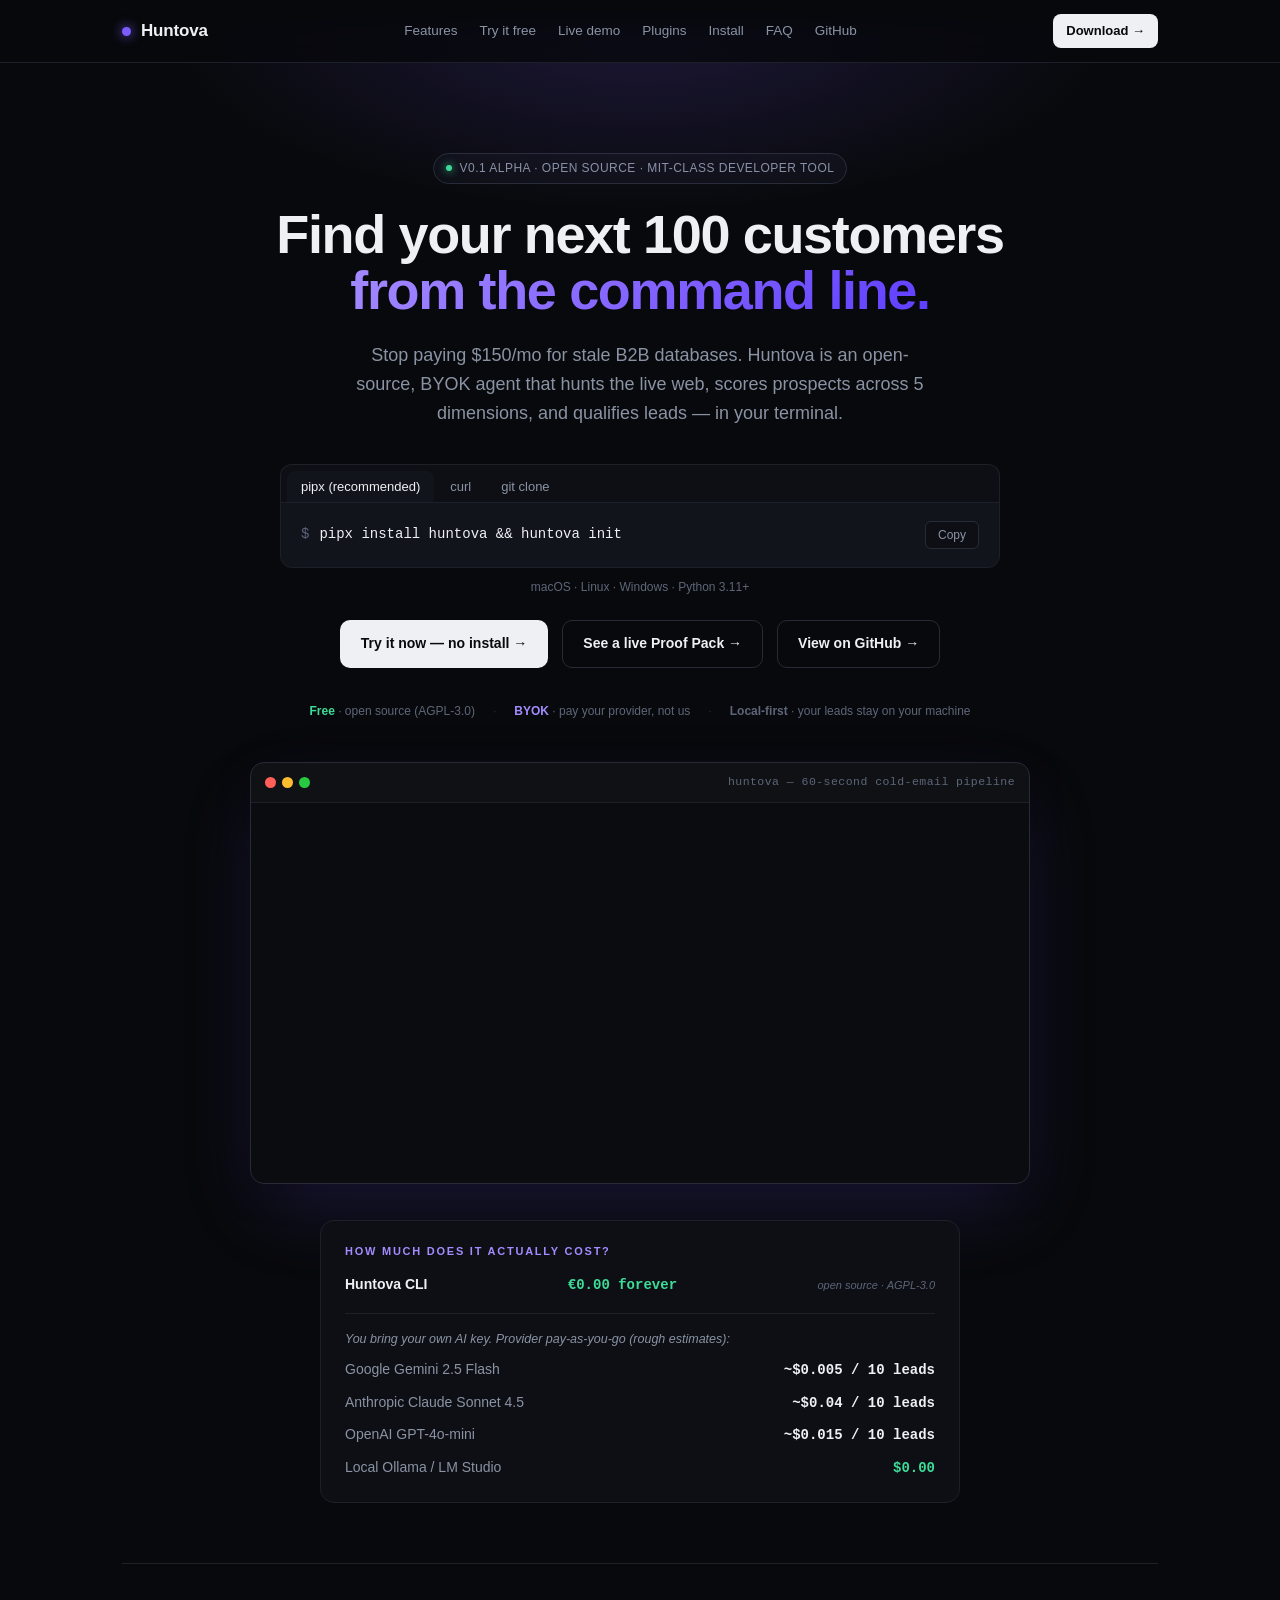
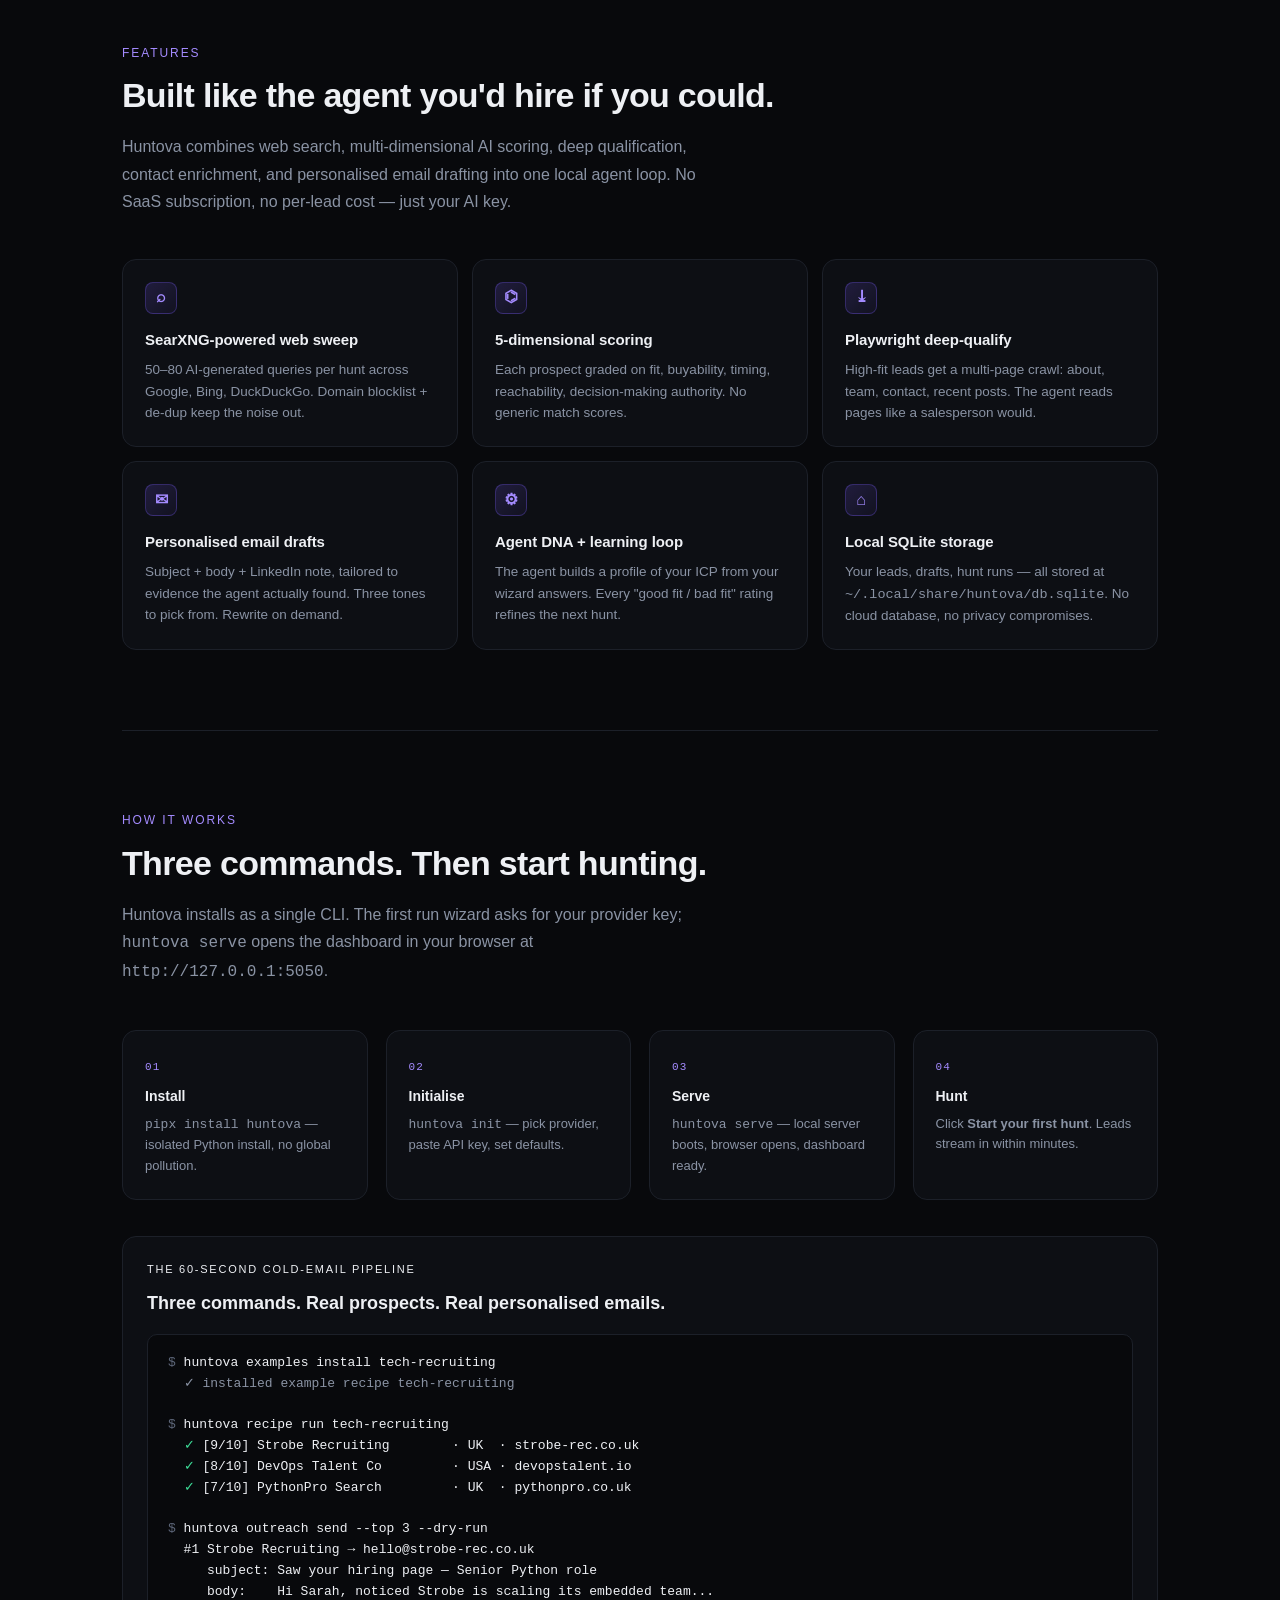
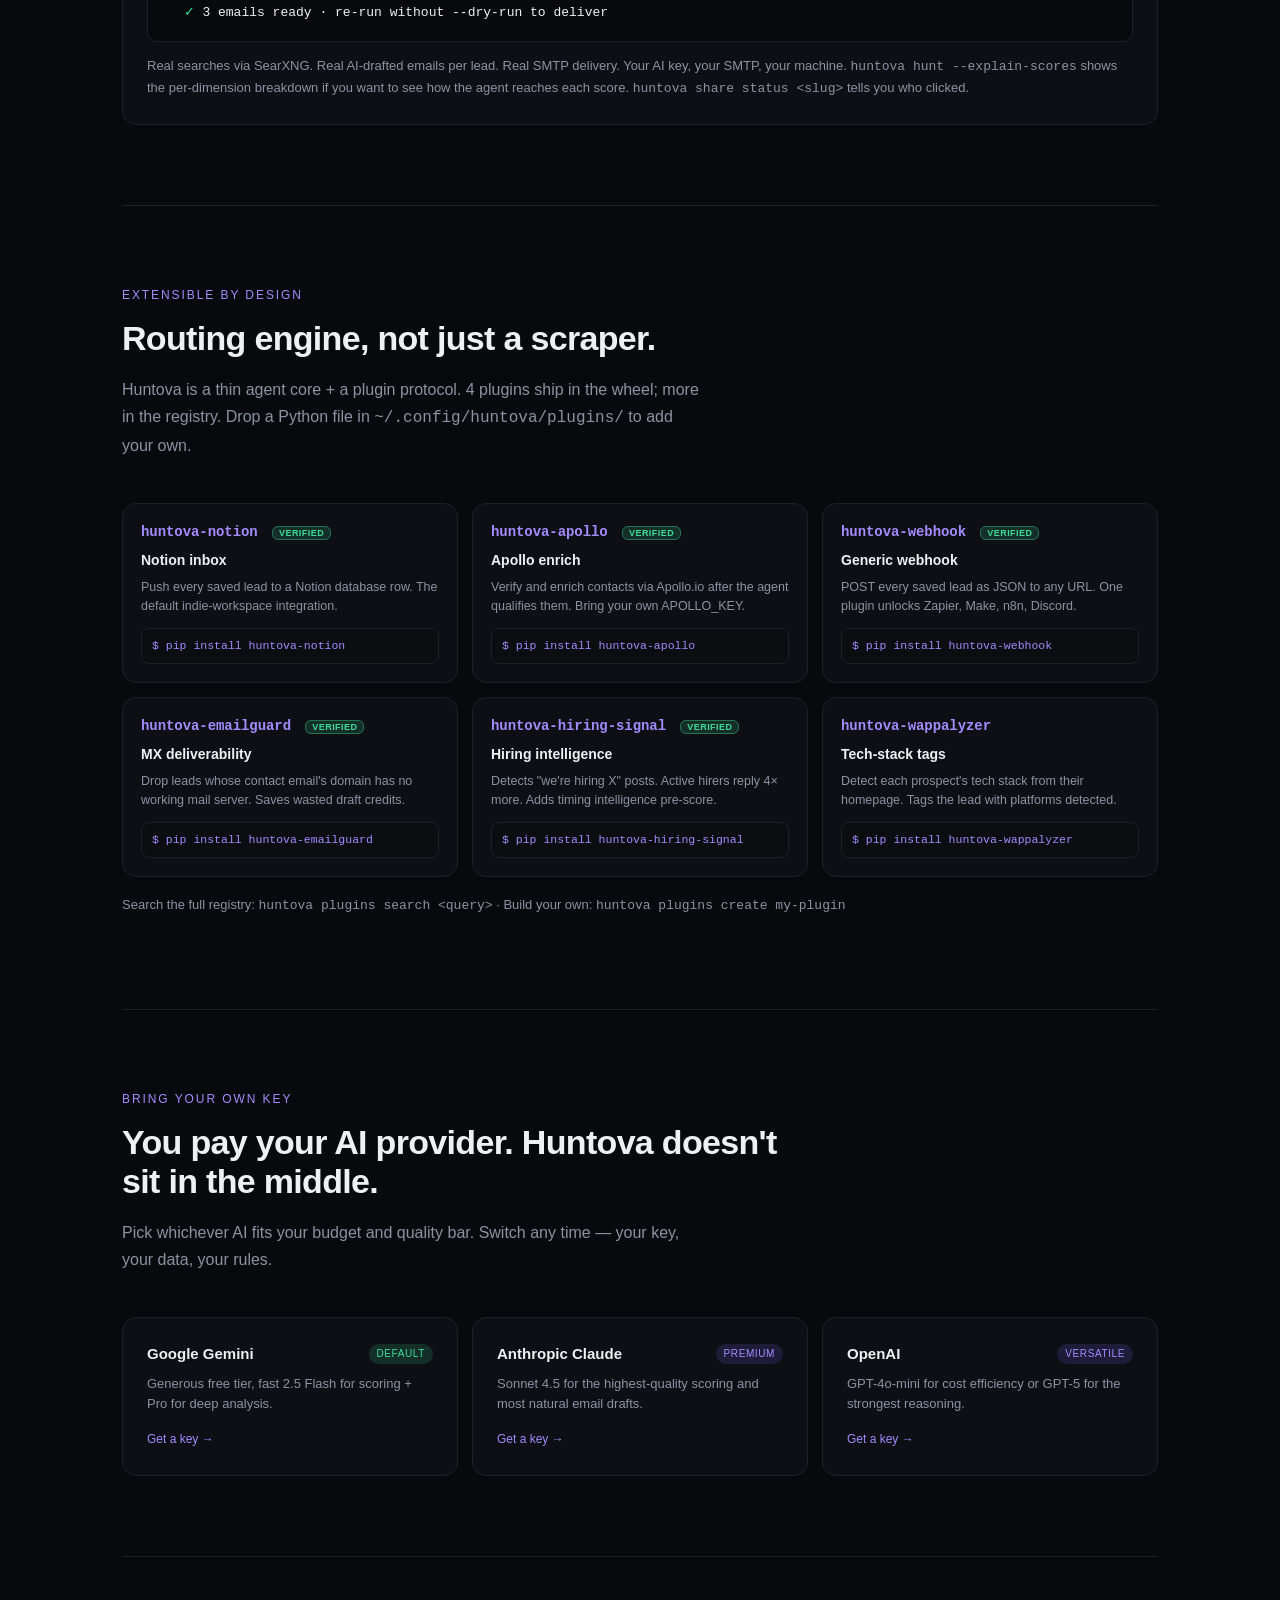
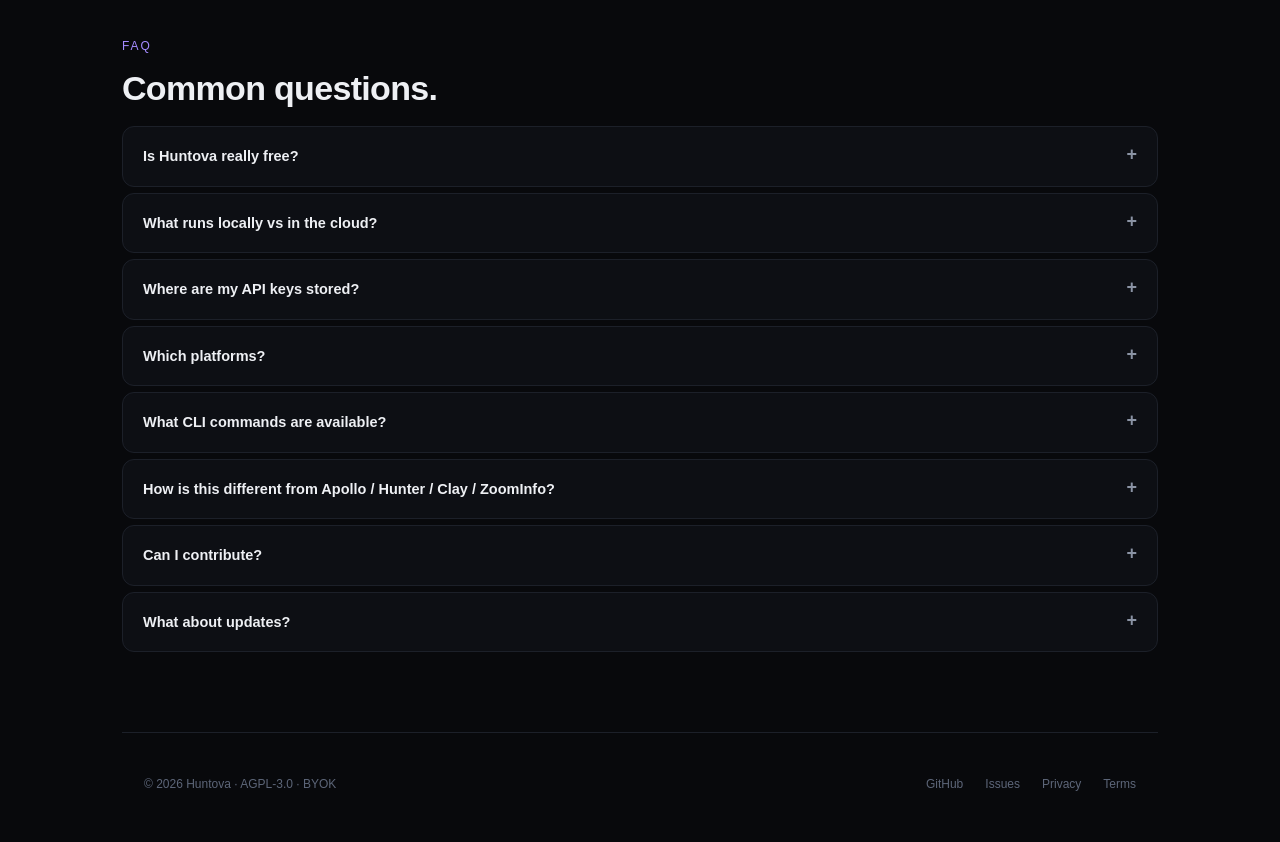
<file: templates/download.html>
<!doctype html>
<html lang="en">
<head>
<meta charset="utf-8">
<meta name="viewport" content="width=device-width,initial-scale=1">
<title>Huntova — Local-first lead-gen super-tool. BYOK.</title>
<meta name="description" content="Run an AI agent on your terminal. Search, score, qualify, and draft outreach for B2B prospects — all locally. Bring your own Gemini, Claude, or OpenAI key.">
<meta property="og:title" content="Huntova — Local-first lead-gen super-tool">
<meta property="og:description" content="Run an AI agent on your terminal. BYOK. Open source. No subscription.">
<meta property="og:type" content="website">
<meta name="twitter:card" content="summary_large_image">
<style>
  :root{
    --bg:#08090c;
    --bg2:#0d0f14;
    --panel:#11141a;
    --line:#1c2029;
    --line2:#272b35;
    --ink:#eef0f4;
    --mute:#8a93a4;
    --dim:#5d6679;
    --acc:#7c5cff;
    --acc2:#a48bff;
    --green:#3ddc97;
    --orange:#f6b352;
  }
  *{box-sizing:border-box}
  html,body{margin:0;padding:0;background:var(--bg);color:var(--ink);font-family:-apple-system,BlinkMacSystemFont,Inter,'Segoe UI',Helvetica,Arial,sans-serif;line-height:1.55;-webkit-font-smoothing:antialiased}
  a{color:inherit;text-decoration:none}
  a.link{color:var(--acc2);border-bottom:1px solid rgba(124,92,255,.3)}
  a.link:hover{border-bottom-color:var(--acc2)}
  code,pre{font-family:ui-monospace,'SF Mono','Cascadia Mono','JetBrains Mono',Consolas,monospace}
  ::selection{background:rgba(124,92,255,.35)}

  .nav{position:sticky;top:0;z-index:50;background:rgba(8,9,12,.85);backdrop-filter:saturate(150%) blur(10px);border-bottom:1px solid var(--line)}
  .nav-inner{max-width:1080px;margin:0 auto;padding:14px 22px;display:flex;align-items:center;justify-content:space-between;gap:18px}
  .brand{display:flex;align-items:center;gap:10px;font-weight:700;letter-spacing:-.01em;font-size:17px}
  .brand-dot{width:9px;height:9px;border-radius:50%;background:var(--acc);box-shadow:0 0 12px var(--acc)}
  .nav-links{display:flex;gap:22px;font-size:13.5px;color:var(--mute)}
  .nav-links a:hover{color:var(--ink)}
  .nav-cta{display:inline-flex;align-items:center;gap:6px;padding:7px 13px;background:var(--ink);color:var(--bg);border-radius:8px;font-weight:600;font-size:13px}
  .nav-cta:hover{filter:brightness(.92)}

  main{max-width:1080px;margin:0 auto;padding:0 22px}

  .hero{padding:90px 0 60px;text-align:center;position:relative}
  .hero::before{content:'';position:absolute;inset:-40px 0 0 0;background:radial-gradient(800px 320px at 50% 0, rgba(124,92,255,.18), transparent 60%);pointer-events:none}
  .kicker{display:inline-flex;align-items:center;gap:8px;padding:5px 12px;border:1px solid var(--line2);border-radius:999px;font-size:12px;color:var(--mute);letter-spacing:.04em;text-transform:uppercase;margin-bottom:22px;background:var(--bg2)}
  .kicker .pip{width:6px;height:6px;border-radius:50%;background:var(--green);box-shadow:0 0 8px var(--green)}
  h1{font-size:54px;line-height:1.05;letter-spacing:-.025em;margin:0 auto 22px;max-width:760px;font-weight:700}
  h1 .gradient{background:linear-gradient(135deg,#a48bff 0%,#7c5cff 60%,#5e3eff 100%);-webkit-background-clip:text;background-clip:text;color:transparent}
  .lede{font-size:18px;color:var(--mute);max-width:580px;margin:0 auto 36px;line-height:1.6}
  .hero-cta{display:flex;gap:14px;justify-content:center;flex-wrap:wrap}
  .btn{display:inline-flex;align-items:center;gap:8px;padding:12px 20px;border-radius:10px;font-weight:600;font-size:14px;border:1px solid transparent;cursor:pointer;transition:all .15s}
  .btn-primary{background:var(--ink);color:var(--bg)}
  .btn-primary:hover{filter:brightness(.9);transform:translateY(-1px)}
  .btn-ghost{background:transparent;color:var(--ink);border-color:var(--line2)}
  .btn-ghost:hover{border-color:var(--ink);background:rgba(255,255,255,.03)}
  .hero-meta{margin-top:34px;font-size:12px;color:var(--dim);display:flex;gap:18px;justify-content:center;flex-wrap:wrap}
  .hero-meta span::before{content:'·';margin-right:18px;color:var(--line2)}
  .hero-meta span:first-child::before{content:'';margin:0}

  /* install card */
  .install{margin:14px auto 0;max-width:720px}
  .install-tabs{display:flex;gap:2px;background:var(--bg2);border:1px solid var(--line);border-bottom:none;border-radius:12px 12px 0 0;padding:6px 6px 0;overflow:hidden}
  .install-tab{padding:8px 14px;font-size:13px;border:none;background:transparent;color:var(--mute);cursor:pointer;border-radius:8px 8px 0 0;font-family:inherit}
  .install-tab.on{background:var(--panel);color:var(--ink)}
  .install-pre{background:var(--panel);border:1px solid var(--line);border-radius:0 0 12px 12px;margin:0;padding:18px 20px;text-align:left;display:flex;align-items:center;justify-content:space-between;gap:14px;overflow-x:auto}
  .install-pre code{font-size:14px;color:var(--ink);white-space:nowrap}
  .install-pre code .prompt{color:var(--dim);user-select:none;margin-right:10px}
  .install-copy{flex-shrink:0;padding:6px 12px;font-size:12px;background:var(--bg2);color:var(--mute);border:1px solid var(--line2);border-radius:6px;cursor:pointer;font-family:inherit}
  .install-copy:hover{color:var(--ink);border-color:var(--ink)}
  .install-copy.copied{color:var(--green);border-color:var(--green)}
  .install-hint{margin-top:10px;font-size:12px;color:var(--dim);text-align:center}

  /* sections */
  section{padding:80px 0;border-top:1px solid var(--line)}
  .section-eyebrow{font-size:12px;letter-spacing:.16em;text-transform:uppercase;color:var(--acc2);margin-bottom:14px}
  h2{font-size:34px;line-height:1.15;letter-spacing:-.02em;margin:0 0 18px;font-weight:700;max-width:680px}
  .section-lede{font-size:16px;color:var(--mute);max-width:580px;line-height:1.7;margin:0 0 44px}

  /* feature grid */
  .feature-grid{display:grid;grid-template-columns:1fr;gap:14px}
  @media(min-width:760px){.feature-grid{grid-template-columns:1fr 1fr}}
  @media(min-width:980px){.feature-grid{grid-template-columns:1fr 1fr 1fr}}
  .feature{padding:22px;background:var(--bg2);border:1px solid var(--line);border-radius:14px;transition:border-color .15s,transform .15s}
  .feature:hover{border-color:var(--line2);transform:translateY(-2px)}
  .feature-icon{width:32px;height:32px;border-radius:8px;background:linear-gradient(135deg,rgba(124,92,255,.18),rgba(124,92,255,.05));border:1px solid rgba(124,92,255,.3);display:grid;place-items:center;margin-bottom:14px;color:var(--acc2);font-size:16px;font-weight:700}
  .feature h3{margin:0 0 8px;font-size:15px;font-weight:600;letter-spacing:-.005em}
  .feature p{margin:0;font-size:13.5px;color:var(--mute);line-height:1.6}

  /* how it works */
  .steps{display:grid;grid-template-columns:1fr;gap:0;counter-reset:step}
  @media(min-width:780px){.steps{grid-template-columns:repeat(4,1fr);gap:18px}}
  .step{counter-increment:step;padding:22px;background:var(--bg2);border:1px solid var(--line);border-radius:14px;position:relative}
  .step::before{content:counter(step,decimal-leading-zero);font-family:ui-monospace,monospace;font-size:11px;color:var(--acc2);letter-spacing:.1em}
  .step h3{margin:8px 0 6px;font-size:14px;font-weight:600}
  .step p{margin:0;font-size:13px;color:var(--mute);line-height:1.6}

  /* providers row */
  .providers{display:grid;grid-template-columns:1fr;gap:14px}
  @media(min-width:760px){.providers{grid-template-columns:1fr 1fr 1fr}}
  .provider{padding:24px;background:var(--bg2);border:1px solid var(--line);border-radius:14px}
  .provider-row{display:flex;justify-content:space-between;align-items:center;margin-bottom:8px}
  .provider h3{margin:0;font-size:15px;font-weight:600}
  .provider .tag{font-size:10px;padding:2px 8px;border-radius:999px;background:rgba(124,92,255,.16);color:var(--acc2);letter-spacing:.06em;text-transform:uppercase}
  .provider .tag.recommended{background:rgba(61,220,151,.15);color:var(--green)}
  .provider p{margin:6px 0 12px;font-size:13px;color:var(--mute);line-height:1.55}
  .provider a{font-size:12px;color:var(--acc2)}
  .provider a:hover{text-decoration:underline}

  /* faq */
  .faq{display:grid;grid-template-columns:1fr;gap:6px}
  details{padding:18px 20px;background:var(--bg2);border:1px solid var(--line);border-radius:12px;cursor:pointer}
  details[open]{border-color:var(--line2)}
  summary{font-weight:600;font-size:14.5px;list-style:none;outline:none}
  summary::-webkit-details-marker{display:none}
  summary::after{content:'+';float:right;color:var(--mute);font-size:18px;line-height:1;transition:transform .15s}
  details[open] summary::after{transform:rotate(45deg)}
  details p{margin:14px 0 0;color:var(--mute);font-size:13.5px;line-height:1.7}
  details code{background:var(--panel);padding:2px 6px;border-radius:4px;font-size:12.5px;color:var(--ink)}

  /* footer */
  footer{border-top:1px solid var(--line);padding:42px 0 64px;color:var(--dim);font-size:12px}
  .foot-inner{display:flex;justify-content:space-between;flex-wrap:wrap;gap:16px;align-items:center}
  .foot-links{display:flex;gap:22px}
  .foot-links a:hover{color:var(--ink)}

  /* utilities */
  .accent{color:var(--acc2)}
  .green{color:var(--green)}

  /* Cost-transparency block (Gemini round-70 #1 change) */
  .cost-block{margin:36px auto 0;max-width:640px;text-align:left;background:var(--bg2);border:1px solid var(--line);border-radius:14px;padding:22px 24px}
  .cost-eyebrow{margin:0 0 14px;color:var(--acc2);font-size:11px;letter-spacing:.16em;text-transform:uppercase;font-weight:600}
  .cost-row{display:flex;flex-direction:column;gap:10px}
  .cost-line{display:flex;align-items:baseline;justify-content:space-between;gap:14px;font-size:14px;flex-wrap:wrap}
  .cost-line strong{color:var(--ink);font-weight:600}
  .cost-line span:first-child{color:var(--mute)}
  .cost-amount{font-family:ui-monospace,monospace;color:var(--ink);font-weight:600}
  .cost-zero{color:var(--green)}
  .cost-tag{font-size:11px;color:var(--dim);font-style:italic}
  .cost-divider{height:1px;background:var(--line);margin:6px 0}
  .cost-sub{color:var(--mute);font-size:12.5px;font-style:italic}

  /* Plugin grid (Gemini round-70 D + Kimi round-69 commission shortlist) */
  .plugin-grid{display:grid;grid-template-columns:1fr;gap:14px;margin-top:40px}
  @media(min-width:760px){.plugin-grid{grid-template-columns:1fr 1fr 1fr}}
  .plug-card{background:var(--bg2);border:1px solid var(--line);border-radius:14px;padding:18px;transition:border-color .15s,transform .15s}
  .plug-card:hover{border-color:var(--line2);transform:translateY(-2px)}
  .plug-card-name{font-family:ui-monospace,monospace;color:var(--acc2);font-weight:600;font-size:14px;letter-spacing:-.005em;margin-bottom:6px}
  .plug-card-name .badge-verified{background:rgba(61,220,151,.15);color:#3ddc97;border:1px solid rgba(61,220,151,.4);padding:1px 6px;border-radius:6px;font-size:9px;letter-spacing:.05em;margin-left:6px;font-family:-apple-system,BlinkMacSystemFont,Inter,sans-serif;text-transform:uppercase}
  .plug-card h3{margin:0 0 6px;font-size:14px;font-weight:600}
  .plug-card p{margin:0 0 12px;font-size:12.5px;color:var(--mute);line-height:1.55}
  .plug-card pre{margin:0;padding:8px 10px;background:#0b0d10;border:1px solid var(--line);border-radius:8px;font-family:ui-monospace,monospace;font-size:11.5px;color:#a48bff;overflow-x:auto}

  /* Log-flex social proof block */
  .logs-block{margin-top:42px;padding:22px 24px;background:var(--bg2);border:1px solid var(--line);border-radius:14px}
  .logs-eyebrow{margin:0 0 12px;color:var(--mute);font-size:12px;letter-spacing:.04em;font-style:italic}
  .logs-line{display:flex;align-items:baseline;justify-content:space-between;gap:14px;padding:9px 0;border-top:1px solid var(--line);font-size:13px;flex-wrap:wrap}
  .logs-line:first-of-type{border-top:none}
  .logs-line a{color:var(--acc2);text-decoration:none;font-weight:500}
  .logs-line a:hover{text-decoration:underline}
  .logs-meta{font-family:ui-monospace,monospace;color:var(--mute);font-size:11.5px}

  /* Animated hero terminal — OpenClaw-style demo loop */
  .hero-term{margin:42px auto 12px;max-width:780px;background:#0a0c10;border:1px solid var(--line2);border-radius:14px;box-shadow:0 30px 80px -10px rgba(124,92,255,.18),0 10px 30px rgba(0,0,0,.4);overflow:hidden;text-align:left;font-family:ui-monospace,'SF Mono','Cascadia Mono',monospace;font-size:13.5px;line-height:1.6}
  .hero-term-bar{display:flex;align-items:center;gap:6px;padding:10px 14px;border-bottom:1px solid var(--line);background:rgba(255,255,255,.02)}
  .hero-term-dot{width:11px;height:11px;border-radius:50%;background:#3a3e48}
  .hero-term-dot.r{background:#ff5f57}
  .hero-term-dot.y{background:#febc2e}
  .hero-term-dot.g{background:#28c840}
  .hero-term-title{margin-left:auto;color:var(--dim);font-size:11.5px;letter-spacing:.04em}
  .hero-term-body{padding:18px 22px 22px;color:#dfe3eb;min-height:380px}
  .hero-term-prompt{color:#5d6679;margin-right:6px;user-select:none}
  .hero-term-cmd{color:#cbb9ff}
  .hero-term-cmd .accent{color:#a48bff}
  .hero-term-line{opacity:0;animation:termLine 12s infinite cubic-bezier(.5,0,.4,1)}
  .hero-term-line.dim{color:var(--mute)}
  .hero-term-line.ok{color:#dfe3eb}
  .hero-term-line .lead-fit{color:#3ddc97;font-weight:600}
  .hero-term-line .lead-org{color:#dfe3eb;font-weight:600}
  .hero-term-line .lead-meta{color:var(--mute)}
  /* Stagger reveal: each line starts at offset, holds, then fades on next loop */
  .hero-term-line.l0{animation-delay:0s}
  .hero-term-line.l1{animation-delay:.5s}
  .hero-term-line.l2{animation-delay:1.1s}
  .hero-term-line.l3{animation-delay:1.7s}
  .hero-term-line.l4{animation-delay:2.4s}
  .hero-term-line.l5{animation-delay:3.2s}
  .hero-term-line.l6{animation-delay:4.1s}
  .hero-term-line.l7{animation-delay:5.0s}
  .hero-term-line.l8{animation-delay:5.9s}
  .hero-term-line.l9{animation-delay:6.7s}
  .hero-term-line.l10{animation-delay:7.5s}
  .hero-term-line.l11{animation-delay:8.3s}
  .hero-term-line.l12{animation-delay:9.0s}
  @keyframes termLine{
    0%, 4%   { opacity: 0; transform: translateY(2px); }
    7%       { opacity: 1; transform: translateY(0); }
    93%      { opacity: 1; }
    97%, 100%{ opacity: 0; }
  }
  .hero-term-cursor{display:inline-block;width:8px;height:14px;background:#a48bff;vertical-align:-2px;animation:cursorBlink 1.1s steps(2) infinite;margin-left:2px}
  @keyframes cursorBlink{0%,49%{opacity:1}50%,100%{opacity:0}}
  @media(prefers-reduced-motion:reduce){
    .hero-term-line{animation:none;opacity:1}
    .hero-term-cursor{animation:none}
  }
  @media(max-width:680px){
    .hero-term-body{font-size:11.5px;padding:14px 16px;min-height:320px}
  }
</style>
</head>
<body>

<nav class="nav">
  <div class="nav-inner">
    <a class="brand" href="/">
      <span class="brand-dot"></span>
      <span>Huntova</span>
    </a>
    <div class="nav-links">
      <a href="#features">Features</a>
      <a href="/try">Try it free</a>
      <a href="/demo">Live demo</a>
      <a href="/plugins">Plugins</a>
      <a href="#install">Install</a>
      <a href="#faq">FAQ</a>
      <a href="https://github.com/enzostrano/huntova" target="_blank" rel="noopener">GitHub</a>
    </div>
    <a class="nav-cta" href="#install">Download →</a>
  </div>
</nav>

<main>

<section class="hero" style="border:none;padding-top:90px">
  <div class="kicker"><span class="pip"></span> v0.1 alpha · open source · MIT-class developer tool</div>
  <h1>Find your next 100 customers<br><span class="gradient">from the command line.</span></h1>
  <p class="lede">Stop paying $150/mo for stale B2B databases. Huntova is an open-source, BYOK agent that hunts the live web, scores prospects across 5 dimensions, and qualifies leads — in your terminal.</p>

  <!-- Install command FIRST (per Gemini round-70: action before proof) -->
  <div class="install" id="install" style="margin-top:34px">
    <div class="install-tabs">
      <button class="install-tab on" data-cmd="pipx">pipx (recommended)</button>
      <button class="install-tab" data-cmd="curl">curl</button>
      <button class="install-tab" data-cmd="git">git clone</button>
    </div>
    <div class="install-pre">
      <code id="installCode"><span class="prompt">$</span><span id="installCmd">pipx install huntova &amp;&amp; huntova init</span></code>
      <button class="install-copy" id="installCopy" type="button">Copy</button>
    </div>
    <p class="install-hint">macOS · Linux · Windows · Python 3.11+</p>
  </div>

  <div class="hero-cta" style="margin-top:24px">
    <a class="btn btn-primary" href="/try">Try it now — no install →</a>
    <a class="btn btn-ghost" href="/demo">See a live Proof Pack →</a>
    <a class="btn btn-ghost" href="https://github.com/enzostrano/huntova" target="_blank" rel="noopener">View on GitHub →</a>
  </div>
  <div class="hero-meta">
    <span><strong class="green">Free</strong> · open source (AGPL-3.0)</span>
    <span><strong class="accent">BYOK</strong> · pay your provider, not us</span>
    <span><strong>Local-first</strong> · your leads stay on your machine</span>
  </div>

  <!-- Animated terminal — full 60-sec pipeline: examples → run → outreach -->
  <div class="hero-term" aria-label="60-second cold-email pipeline demo">
    <div class="hero-term-bar">
      <span class="hero-term-dot r"></span>
      <span class="hero-term-dot y"></span>
      <span class="hero-term-dot g"></span>
      <span class="hero-term-title">huntova — 60-second cold-email pipeline</span>
    </div>
    <div class="hero-term-body">
      <div class="hero-term-line ok l0"><span class="hero-term-prompt">$</span><span class="hero-term-cmd">huntova examples install <span class="accent">tech-recruiting</span></span></div>
      <div class="hero-term-line dim l1">  ✓ installed example recipe tech-recruiting</div>
      <div class="hero-term-line ok l2"><span class="hero-term-prompt">$</span><span class="hero-term-cmd">huntova recipe run <span class="accent">tech-recruiting</span></span></div>
      <div class="hero-term-line dim l3">  · Scoring 22 candidates with Gemini 2.5 Flash</div>
      <div class="hero-term-line ok l4">  <span class="lead-fit">✓ [9/10]</span> <span class="lead-org">Strobe Recruiting</span> <span class="lead-meta">· UK · strobe-rec.co.uk</span></div>
      <div class="hero-term-line ok l5">  <span class="lead-fit">✓ [8/10]</span> <span class="lead-org">DevOps Talent Co</span> <span class="lead-meta">· USA · devopstalent.io</span></div>
      <div class="hero-term-line ok l6">  <span class="lead-fit">✓ [7/10]</span> <span class="lead-org">PythonPro Search</span> <span class="lead-meta">· UK · pythonpro.co.uk</span></div>
      <div class="hero-term-line ok l7"><span class="hero-term-prompt">$</span><span class="hero-term-cmd">huntova outreach send <span class="accent">--top 3 --dry-run</span></span></div>
      <div class="hero-term-line dim l8">  #1 Strobe Recruiting → hello@strobe-rec.co.uk</div>
      <div class="hero-term-line dim l9">    subject: Saw your hiring page — Senior Python role</div>
      <div class="hero-term-line dim l10">    body: Hi Sarah, noticed Strobe is scaling its embedded team...</div>
      <div class="hero-term-line ok l11">  ✓ 3 emails ready · re-run without --dry-run to deliver</div>
      <div class="hero-term-line ok l12"><span class="hero-term-prompt">$</span> <span class="hero-term-cursor"></span></div>
    </div>
  </div>

  <!-- Cost transparency — Gemini round-70 #1 change. Devs' #1 mental
       blocker for free AI tools is "wait, who's paying for compute?" -->
  <div class="cost-block">
    <p class="cost-eyebrow">How much does it actually cost?</p>
    <div class="cost-row">
      <div class="cost-line"><strong>Huntova CLI</strong><span class="cost-amount cost-zero">€0.00 forever</span><span class="cost-tag">open source · AGPL-3.0</span></div>
      <div class="cost-divider"></div>
      <div class="cost-sub">You bring your own AI key. Provider pay-as-you-go (rough estimates):</div>
      <div class="cost-line"><span>Google Gemini 2.5 Flash</span><span class="cost-amount">~$0.005 / 10 leads</span></div>
      <div class="cost-line"><span>Anthropic Claude Sonnet 4.5</span><span class="cost-amount">~$0.04 / 10 leads</span></div>
      <div class="cost-line"><span>OpenAI GPT-4o-mini</span><span class="cost-amount">~$0.015 / 10 leads</span></div>
      <div class="cost-line"><span>Local Ollama / LM Studio</span><span class="cost-amount cost-zero">$0.00</span></div>
    </div>
  </div>
</section>

<section id="features">
  <div class="section-eyebrow">Features</div>
  <h2>Built like the agent you'd hire if you could.</h2>
  <p class="section-lede">Huntova combines web search, multi-dimensional AI scoring, deep qualification, contact enrichment, and personalised email drafting into one local agent loop. No SaaS subscription, no per-lead cost — just your AI key.</p>

  <div class="feature-grid">
    <div class="feature">
      <div class="feature-icon">⌕</div>
      <h3>SearXNG-powered web sweep</h3>
      <p>50–80 AI-generated queries per hunt across Google, Bing, DuckDuckGo. Domain blocklist + de-dup keep the noise out.</p>
    </div>
    <div class="feature">
      <div class="feature-icon">⌬</div>
      <h3>5-dimensional scoring</h3>
      <p>Each prospect graded on fit, buyability, timing, reachability, decision-making authority. No generic match scores.</p>
    </div>
    <div class="feature">
      <div class="feature-icon">⤓</div>
      <h3>Playwright deep-qualify</h3>
      <p>High-fit leads get a multi-page crawl: about, team, contact, recent posts. The agent reads pages like a salesperson would.</p>
    </div>
    <div class="feature">
      <div class="feature-icon">✉</div>
      <h3>Personalised email drafts</h3>
      <p>Subject + body + LinkedIn note, tailored to evidence the agent actually found. Three tones to pick from. Rewrite on demand.</p>
    </div>
    <div class="feature">
      <div class="feature-icon">⚙</div>
      <h3>Agent DNA + learning loop</h3>
      <p>The agent builds a profile of your ICP from your wizard answers. Every "good fit / bad fit" rating refines the next hunt.</p>
    </div>
    <div class="feature">
      <div class="feature-icon">⌂</div>
      <h3>Local SQLite storage</h3>
      <p>Your leads, drafts, hunt runs — all stored at <code>~/.local/share/huntova/db.sqlite</code>. No cloud database, no privacy compromises.</p>
    </div>
  </div>
</section>

<section id="how">
  <div class="section-eyebrow">How it works</div>
  <h2>Three commands. Then start hunting.</h2>
  <p class="section-lede">Huntova installs as a single CLI. The first run wizard asks for your provider key; <code>huntova serve</code> opens the dashboard in your browser at <code>http://127.0.0.1:5050</code>.</p>

  <div class="steps">
    <div class="step">
      <h3>Install</h3>
      <p><code>pipx install huntova</code> — isolated Python install, no global pollution.</p>
    </div>
    <div class="step">
      <h3>Initialise</h3>
      <p><code>huntova init</code> — pick provider, paste API key, set defaults.</p>
    </div>
    <div class="step">
      <h3>Serve</h3>
      <p><code>huntova serve</code> — local server boots, browser opens, dashboard ready.</p>
    </div>
    <div class="step">
      <h3>Hunt</h3>
      <p>Click <strong>Start your first hunt</strong>. Leads stream in within minutes.</p>
    </div>
  </div>

  <div style="margin-top:36px;background:var(--bg2);border:1px solid var(--line);border-radius:14px;padding:24px">
    <p style="margin:0 0 12px;color:var(--accent);font-size:11px;letter-spacing:.16em;text-transform:uppercase">The 60-second cold-email pipeline</p>
    <h3 style="margin:0 0 16px;font-size:18px;font-weight:600">Three commands. Real prospects. Real personalised emails.</h3>
    <pre style="margin:0;padding:18px 20px;background:var(--bg);border:1px solid var(--line);border-radius:10px;overflow-x:auto;font-size:13px;line-height:1.6"><code><span style="color:var(--dim)">$</span> huntova examples install <span style="color:var(--accent)">tech-recruiting</span>
<span style="color:var(--mute)">  ✓ installed example recipe tech-recruiting</span>

<span style="color:var(--dim)">$</span> huntova recipe run tech-recruiting
  <span style="color:var(--green)">✓</span> [9/10] Strobe Recruiting        · UK  · strobe-rec.co.uk
  <span style="color:var(--green)">✓</span> [8/10] DevOps Talent Co         · USA · devopstalent.io
  <span style="color:var(--green)">✓</span> [7/10] PythonPro Search         · UK  · pythonpro.co.uk

<span style="color:var(--dim)">$</span> huntova outreach send <span style="color:var(--accent)">--top 3 --dry-run</span>
  #1 Strobe Recruiting → hello@strobe-rec.co.uk
     subject: Saw your hiring page — Senior Python role
     body:    Hi Sarah, noticed Strobe is scaling its embedded team...
  <span style="color:var(--green)">✓</span> 3 emails ready · re-run without --dry-run to deliver
</code></pre>
    <p style="margin:14px 0 0;color:var(--mute);font-size:13px;line-height:1.6">Real searches via SearXNG. Real AI-drafted emails per lead. Real SMTP delivery. Your AI key, your SMTP, your machine. <code>huntova hunt --explain-scores</code> shows the per-dimension breakdown if you want to see how the agent reaches each score. <code>huntova share status &lt;slug&gt;</code> tells you who clicked.</p>
  </div>
</section>

<section id="plugins">
  <div class="section-eyebrow">Extensible by design</div>
  <h2>Routing engine, not just a scraper.</h2>
  <p class="section-lede">Huntova is a thin agent core + a plugin protocol. 4 plugins ship in the wheel; more in the registry. Drop a Python file in <code>~/.config/huntova/plugins/</code> to add your own.</p>

  <div class="plugin-grid">
    <div class="plug-card">
      <div class="plug-card-name">huntova-notion <span class="badge-verified">verified</span></div>
      <h3>Notion inbox</h3>
      <p>Push every saved lead to a Notion database row. The default indie-workspace integration.</p>
      <pre>$ pip install huntova-notion</pre>
    </div>
    <div class="plug-card">
      <div class="plug-card-name">huntova-apollo <span class="badge-verified">verified</span></div>
      <h3>Apollo enrich</h3>
      <p>Verify and enrich contacts via Apollo.io after the agent qualifies them. Bring your own APOLLO_KEY.</p>
      <pre>$ pip install huntova-apollo</pre>
    </div>
    <div class="plug-card">
      <div class="plug-card-name">huntova-webhook <span class="badge-verified">verified</span></div>
      <h3>Generic webhook</h3>
      <p>POST every saved lead as JSON to any URL. One plugin unlocks Zapier, Make, n8n, Discord.</p>
      <pre>$ pip install huntova-webhook</pre>
    </div>
    <div class="plug-card">
      <div class="plug-card-name">huntova-emailguard <span class="badge-verified">verified</span></div>
      <h3>MX deliverability</h3>
      <p>Drop leads whose contact email's domain has no working mail server. Saves wasted draft credits.</p>
      <pre>$ pip install huntova-emailguard</pre>
    </div>
    <div class="plug-card">
      <div class="plug-card-name">huntova-hiring-signal <span class="badge-verified">verified</span></div>
      <h3>Hiring intelligence</h3>
      <p>Detects "we're hiring X" posts. Active hirers reply 4× more. Adds timing intelligence pre-score.</p>
      <pre>$ pip install huntova-hiring-signal</pre>
    </div>
    <div class="plug-card">
      <div class="plug-card-name">huntova-wappalyzer</div>
      <h3>Tech-stack tags</h3>
      <p>Detect each prospect's tech stack from their homepage. Tags the lead with platforms detected.</p>
      <pre>$ pip install huntova-wappalyzer</pre>
    </div>
  </div>

  <p style="margin-top:18px;color:var(--mute);font-size:13px">
    Search the full registry: <code>huntova plugins search &lt;query&gt;</code> ·
    Build your own: <code>huntova plugins create my-plugin</code>
  </p>
</section>

<section id="providers">
  <div class="section-eyebrow">Bring your own key</div>
  <h2>You pay your AI provider. Huntova doesn't sit in the middle.</h2>
  <p class="section-lede">Pick whichever AI fits your budget and quality bar. Switch any time — your key, your data, your rules.</p>

  <div class="providers">
    <div class="provider">
      <div class="provider-row"><h3>Google Gemini</h3><span class="tag recommended">Default</span></div>
      <p>Generous free tier, fast 2.5 Flash for scoring + Pro for deep analysis.</p>
      <a href="https://aistudio.google.com/apikey" target="_blank" rel="noopener">Get a key →</a>
    </div>
    <div class="provider">
      <div class="provider-row"><h3>Anthropic Claude</h3><span class="tag">Premium</span></div>
      <p>Sonnet 4.5 for the highest-quality scoring and most natural email drafts.</p>
      <a href="https://console.anthropic.com/settings/keys" target="_blank" rel="noopener">Get a key →</a>
    </div>
    <div class="provider">
      <div class="provider-row"><h3>OpenAI</h3><span class="tag">Versatile</span></div>
      <p>GPT-4o-mini for cost efficiency or GPT-5 for the strongest reasoning.</p>
      <a href="https://platform.openai.com/api-keys" target="_blank" rel="noopener">Get a key →</a>
    </div>
  </div>
</section>

<section id="faq">
  <div class="section-eyebrow">FAQ</div>
  <h2>Common questions.</h2>

  <div class="faq">
    <details>
      <summary>Is Huntova really free?</summary>
      <p>The CLI is open source under AGPL-3.0 and free to use. You pay only your AI provider's pay-as-you-go pricing (Gemini has a free tier, Claude and OpenAI charge per token). Huntova doesn't take a cut.</p>
    </details>
    <details>
      <summary>What runs locally vs in the cloud?</summary>
      <p>Everything except the AI calls and web search runs on your machine. Your leads, hunt history, settings, and email drafts all live in a local SQLite file at <code>~/.local/share/huntova/db.sqlite</code>. Web searches go to a public SearXNG instance; AI scoring goes directly to your chosen provider. Huntova has no central server seeing your data.</p>
    </details>
    <details>
      <summary>Where are my API keys stored?</summary>
      <p>In your OS keychain when available (macOS Keychain, Windows Credential Manager, Linux Secret Service). Falls back to a Fernet-encrypted file at <code>~/.config/huntova/secrets.enc</code> with a key derived from machine identifiers. Last-ditch fallback is a 0600-permission JSON file with a stern warning.</p>
    </details>
    <details>
      <summary>Which platforms?</summary>
      <p>macOS, Windows, and Linux. Python 3.11 or newer required. <code>pipx</code> is the recommended installer because it isolates Huntova's dependencies from your global Python.</p>
    </details>
    <details>
      <summary>What CLI commands are available?</summary>
      <p>
        <strong>Find &amp; score:</strong>
        <code>huntova examples install tech-recruiting</code> grabs a starter recipe (4 bundled: agencies-eu, b2b-saas-hiring, tech-recruiting, ecommerce-shopify).
        <code>huntova recipe run &lt;name&gt;</code> replays a saved recipe.
        <code>huntova hunt --explain-scores</code> runs an ad-hoc hunt and shows per-dimension score breakdowns.
        <code>huntova ls --filter aurora</code> lists saved leads.
        <code>huntova lead L3</code> prints one lead's full detail.
        <br><br>
        <strong>Send:</strong>
        <code>huntova outreach send --top 5 --dry-run</code> previews the AI-drafted emails for your highest-fit leads.
        Re-run without <code>--dry-run</code> to deliver via your SMTP.
        <code>huntova outreach send --template ./pitch.txt</code> uses a custom template instead.
        <br><br>
        <strong>Share &amp; track:</strong>
        <code>huntova share --top 10</code> mints a /h/&lt;slug&gt; URL of your best leads.
        <code>huntova share status &lt;slug&gt;</code> shows view counts.
        <code>huntova export</code> dumps CSV or JSON.
        <br><br>
        <strong>Plugins:</strong>
        <code>huntova plugins search hubspot</code> finds plugins in the registry.
        <code>huntova plugins install &lt;name&gt;</code> one-command install.
        <code>huntova plugins create my-thing</code> scaffolds a new plugin.
        <code>huntova plugins contribute</code> opens the registry PR flow.
        <br><br>
        <strong>Ops:</strong>
        <code>huntova serve</code> opens the dashboard.
        <code>huntova doctor</code> diagnoses provider/keychain/SearXNG/Playwright/plugin issues.
        <code>huntova metrics show</code> prints daily event funnel (admin-only, needs HV_ADMIN_TOKEN).
        <code>huntova update</code> self-upgrades via pipx.
        <code>huntova telemetry enable</code> opts in to anonymous usage stats.
      </p>
    </details>
    <details>
      <summary>How is this different from Apollo / Hunter / Clay / ZoomInfo?</summary>
      <p>Those tools sell you access to a static prospect database. Huntova runs a fresh agent every time, finding prospects from the open web matching your specific ICP, then scoring and qualifying each one. Three things win: <strong>truth</strong> (every lead comes with evidence + source URLs), <strong>actionability</strong> (drafts and outreach paths included), and <strong>control</strong> (BYOK, local data, reproducible).</p>
    </details>
    <details>
      <summary>Can I contribute?</summary>
      <p>Yes — issues + pull requests welcome on <a class="link" href="https://github.com/enzostrano/huntova" target="_blank" rel="noopener">GitHub</a>. The repo follows a small-commit cadence; if you're shipping something invasive, open an issue first to align on direction.</p>
    </details>
    <details>
      <summary>What about updates?</summary>
      <p><code>pipx upgrade huntova</code> for the released path. <code>git pull</code> if you cloned the repo. The CLI checks for updates on first launch each day and notes when a newer version is on PyPI (no auto-update).</p>
    </details>
  </div>
</section>

<footer>
  <div class="foot-inner" style="max-width:1080px;margin:0 auto;padding:0 22px">
    <div>© 2026 Huntova · AGPL-3.0 · BYOK</div>
    <div class="foot-links">
      <a href="https://github.com/enzostrano/huntova" target="_blank" rel="noopener">GitHub</a>
      <a href="https://github.com/enzostrano/huntova/issues" target="_blank" rel="noopener">Issues</a>
      <a href="/privacy">Privacy</a>
      <a href="/terms">Terms</a>
    </div>
  </div>
</footer>

</main>

<script>
  // Tabbed install commands
  var INSTALL_CMDS = {
    pipx: 'pipx install huntova && huntova init',
    curl: 'curl -fsSL https://huntova.com/install.sh | sh',
    git:  'git clone https://github.com/enzostrano/huntova.git && cd huntova && pip install -e . && huntova init',
  };
  var tabs = document.querySelectorAll('.install-tab');
  var codeEl = document.getElementById('installCmd');
  tabs.forEach(function(tab){
    tab.addEventListener('click', function(){
      tabs.forEach(function(t){t.classList.remove('on')});
      tab.classList.add('on');
      var cmd = INSTALL_CMDS[tab.dataset.cmd] || INSTALL_CMDS.pipx;
      codeEl.textContent = cmd;
    });
  });
  // Copy
  var copyBtn = document.getElementById('installCopy');
  copyBtn.addEventListener('click', function(){
    var txt = codeEl.textContent;
    if(navigator.clipboard && navigator.clipboard.writeText){
      navigator.clipboard.writeText(txt).then(function(){
        copyBtn.textContent = 'Copied';
        copyBtn.classList.add('copied');
        setTimeout(function(){ copyBtn.textContent = 'Copy'; copyBtn.classList.remove('copied'); }, 1400);
      });
    }
  });
  // Smooth scroll for anchor nav
  document.querySelectorAll('a[href^="#"]').forEach(function(a){
    a.addEventListener('click', function(e){
      var id = a.getAttribute('href').slice(1);
      var el = document.getElementById(id);
      if(el){ e.preventDefault(); el.scrollIntoView({behavior:'smooth', block:'start'}); }
    });
  });
</script>

</body>
</html>
</file>
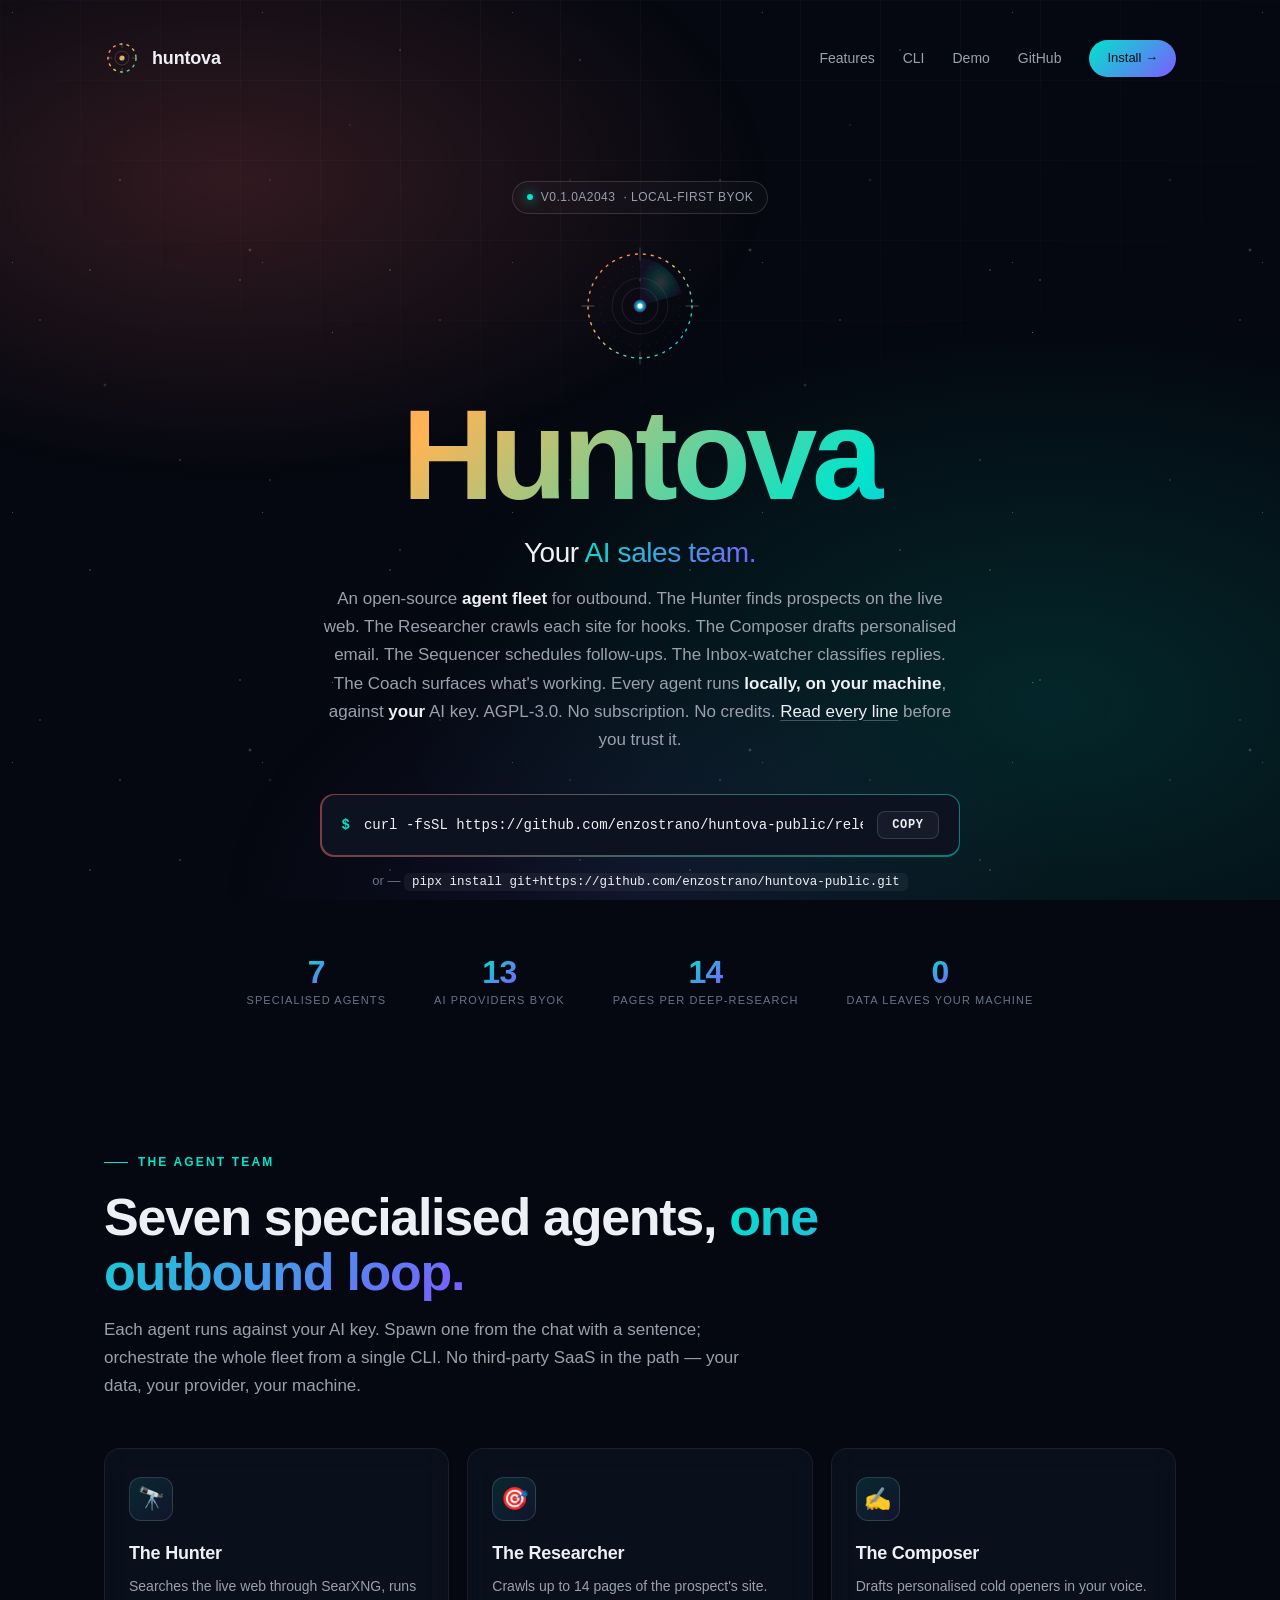
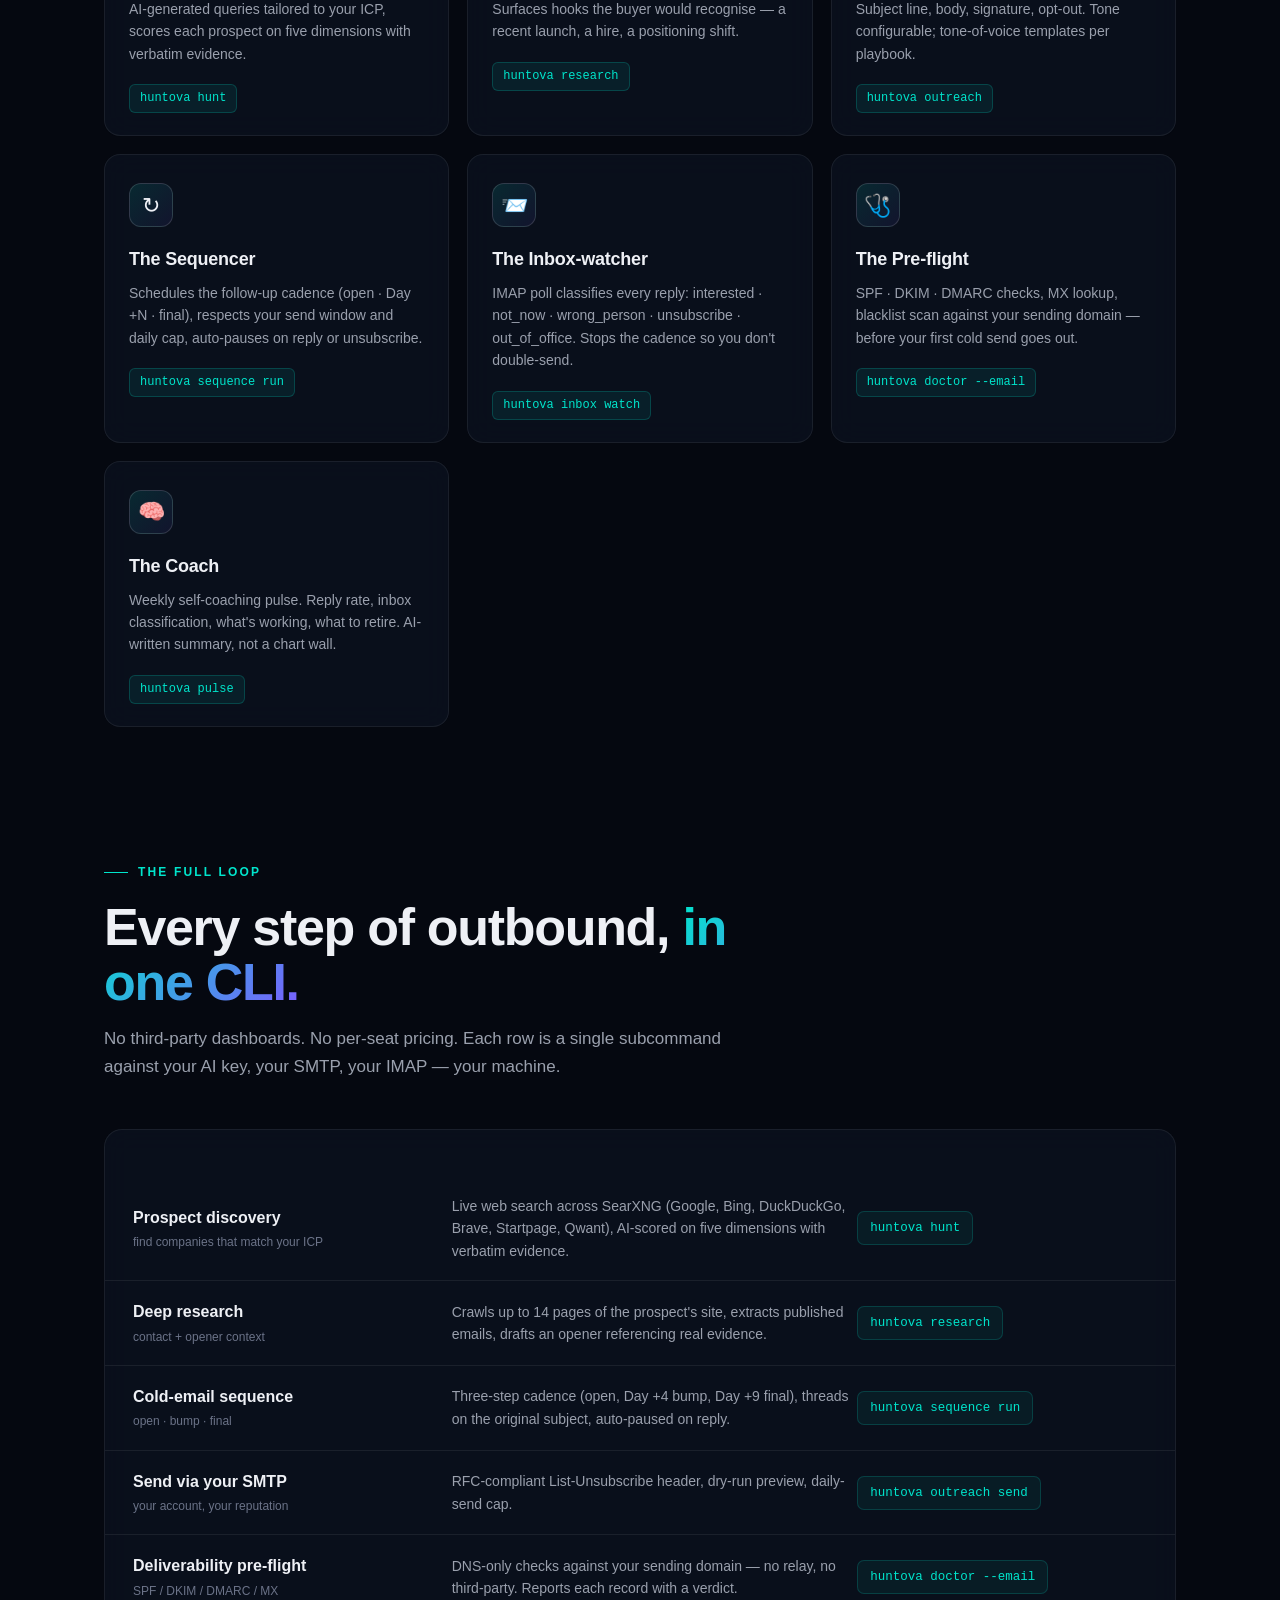
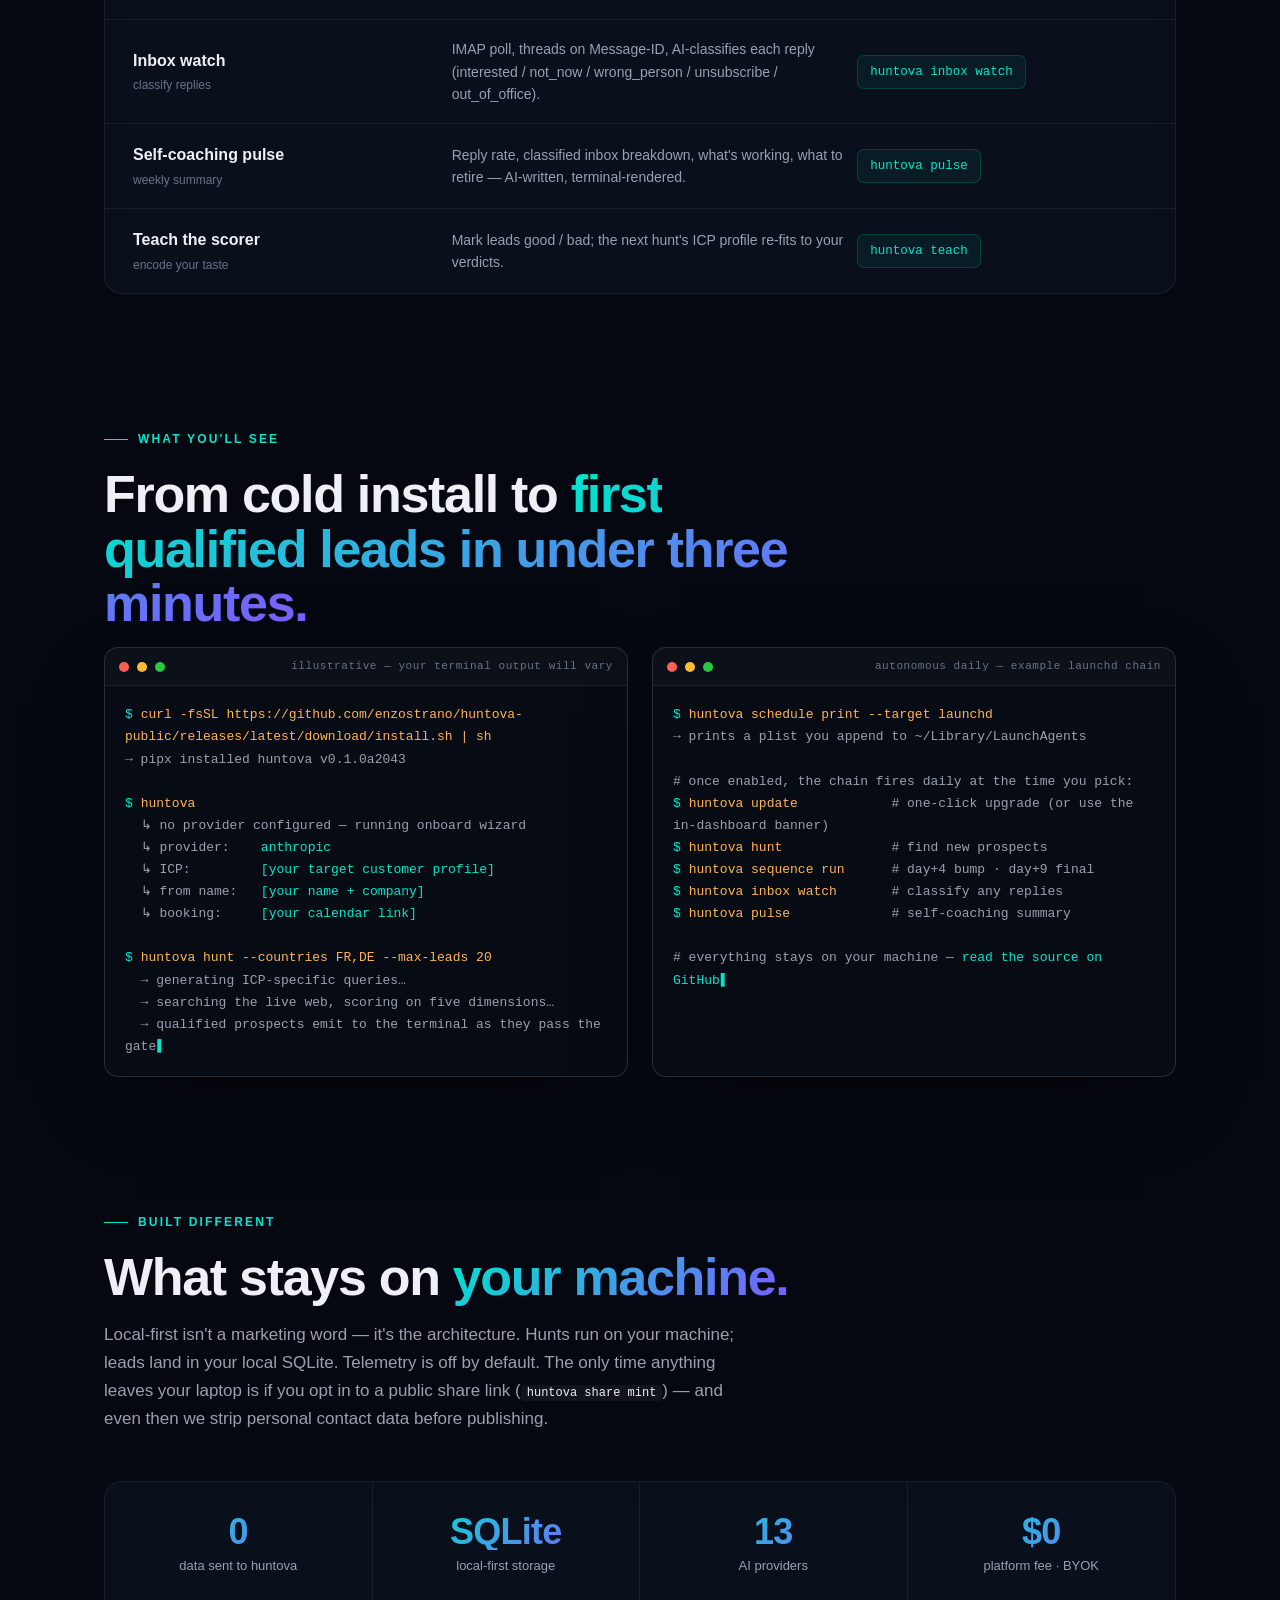
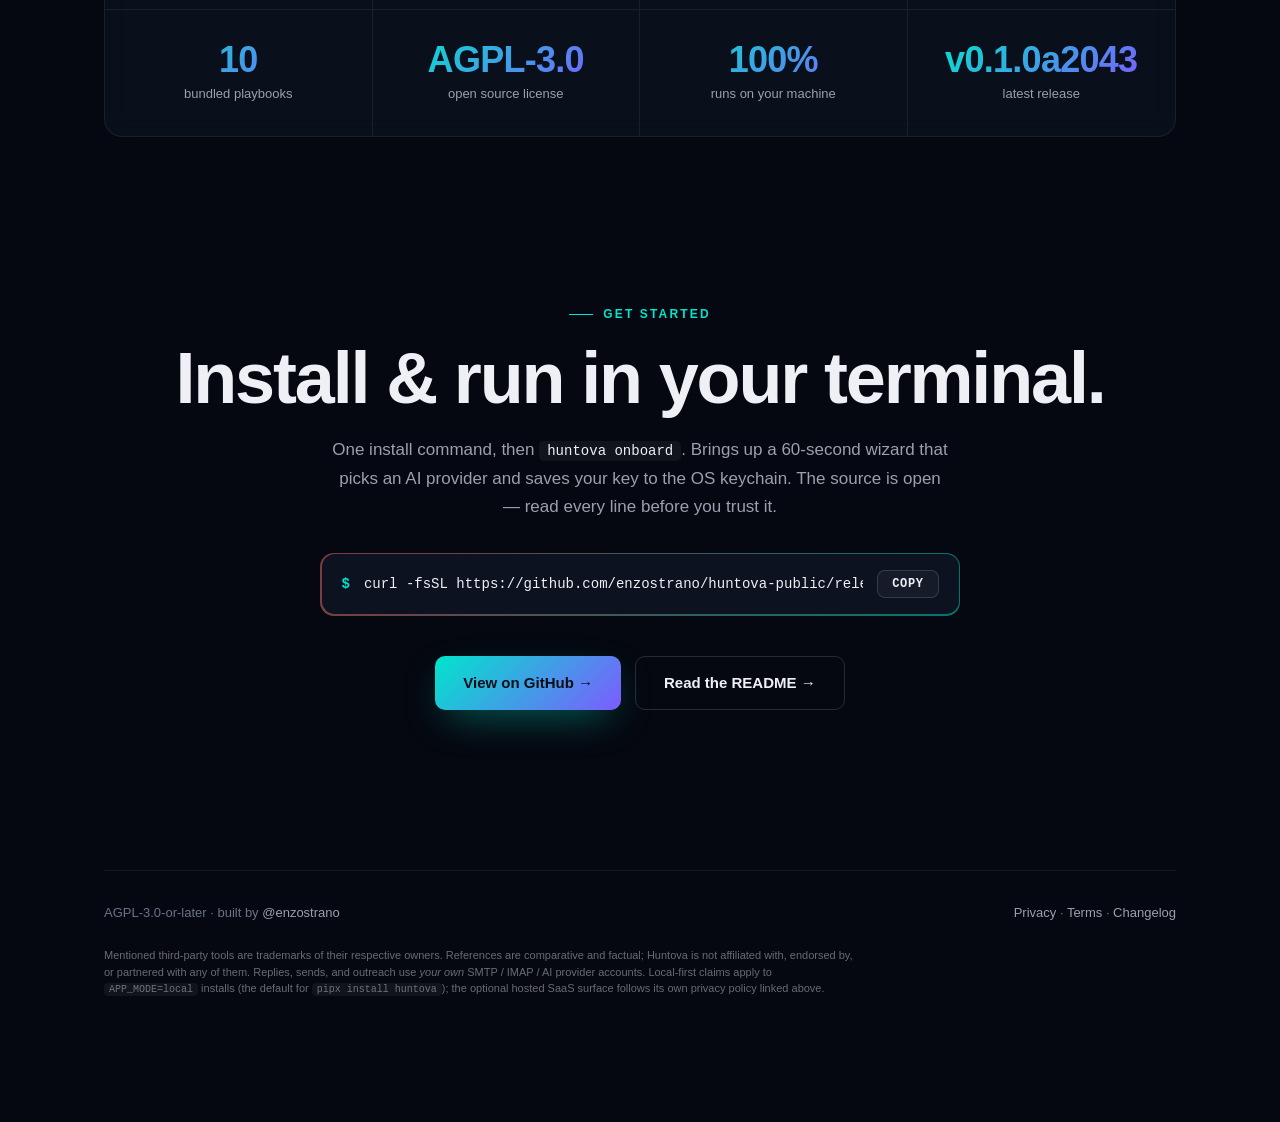
<file: templates/landing.html>
<!DOCTYPE html>
<html lang="en" data-theme="dark">
<head>
<meta charset="UTF-8">
<meta name="viewport" content="width=device-width, initial-scale=1">
<meta name="description" content="Huntova — open-source, local-first lead-gen agent for the terminal. Hunts the live web, scores prospects with your own AI key, drafts cold email — entirely on your machine.">
<meta name="color-scheme" content="dark">
<title>Huntova — Local-first Lead-Gen Agent</title>

<meta property="og:title" content="Huntova — Local-first Lead-Gen Agent">
<meta property="og:description" content="Open-source, local-first lead-gen agent. Hunts the live web, scores prospects, drafts cold email — on your machine, with your AI key.">
<meta property="og:type" content="website">
<meta property="og:url" content="https://huntova.com/">
<meta property="og:image" content="https://huntova.com/static/og-image.png">
<meta name="twitter:card" content="summary_large_image">
<meta name="twitter:title" content="Huntova — Local-first Lead-Gen Agent">
<meta name="twitter:description" content="Hunts the live web, scores prospects, sends personalised cold email — locally, on your machine.">
<meta name="twitter:image" content="https://huntova.com/static/og-image.png">

<link rel="preconnect" href="https://api.fontshare.com">
<link rel="preconnect" href="https://cdn.fontshare.com" crossorigin>
<link href="https://api.fontshare.com/v2/css?f[]=clash-display@700,600,500&f[]=satoshi@400,500,700&f[]=jetbrains-mono@400,500&display=swap" rel="stylesheet">

<style>
:root {
  --bg-deep: #050810;
  --bg-card: rgba(12,18,32,.72);
  --bg-card-solid: #0c1220;
  --bg-card-hover: #131c33;
  --bd: rgba(255,255,255,.07);
  --bd-strong: rgba(255,255,255,.14);
  --t1: #eef0f5;
  --t2: #9aa0ad;
  --t3: #6b7388;
  --accent: #00e5cc;
  --accent-warm: #ff6b6b;
  --accent-violet: #7c5cff;
  --accent-amber: #ffb454;
  --grad-1: linear-gradient(135deg, #ff6b6b 0%, #ffb454 30%, #00e5cc 70%, #7c5cff 100%);
  --grad-2: linear-gradient(135deg, #00e5cc 0%, #7c5cff 100%);
  --shadow-soft: 0 30px 80px -20px rgba(0,229,204,.15);
  --shadow-warm: 0 30px 80px -20px rgba(255,107,107,.18);
}

* ,*::before,*::after{box-sizing:border-box}
html{scroll-behavior:smooth}
html,body{margin:0;padding:0;background:var(--bg-deep);color:var(--t1)}
body{
  font-family:'Satoshi',-apple-system,BlinkMacSystemFont,sans-serif;
  font-size:16px;line-height:1.6;
  -webkit-font-smoothing:antialiased;
  text-rendering:optimizeLegibility;
  min-height:100vh;
  overflow-x:hidden;
  position:relative;
}
a{color:var(--accent);text-decoration:none;transition:color .2s ease}
a:hover{color:#fff}
::selection{background:var(--accent);color:#0a0e18}

/* ────────── animated atmosphere ────────── */
.starfield, .aurora, .grid-overlay{position:fixed;inset:0;pointer-events:none;z-index:0}

.starfield{
  background-image:
    radial-gradient(1px 1px at 20% 30%,#fff,transparent),
    radial-gradient(1px 1px at 60% 70%,#fff,transparent),
    radial-gradient(2px 2px at 50% 50%,rgba(255,255,255,.6),transparent),
    radial-gradient(1px 1px at 80% 10%,#fff,transparent),
    radial-gradient(1px 1px at 90% 60%,rgba(255,255,255,.7),transparent),
    radial-gradient(1px 1px at 10% 80%,rgba(255,255,255,.8),transparent),
    radial-gradient(1px 1px at 30% 90%,#fff,transparent),
    radial-gradient(1px 1px at 70% 25%,rgba(255,255,255,.5),transparent),
    radial-gradient(2px 2px at 15% 55%,rgba(255,255,255,.4),transparent),
    radial-gradient(1px 1px at 45% 15%,#fff,transparent),
    radial-gradient(1px 1px at 5% 5%,rgba(255,255,255,.5),transparent),
    radial-gradient(1px 1px at 95% 95%,rgba(255,255,255,.7),transparent);
  background-size:600px 600px,400px 400px,500px 500px,500px 500px,300px 300px,400px 400px,300px 300px,500px 500px,700px 700px,400px 400px,250px 250px,350px 350px;
  opacity:.5;
  animation:starsDrift 220s linear infinite;
}

.aurora{
  background:
    radial-gradient(ellipse 900px 500px at 18% 20%,rgba(255,107,107,.18),transparent 60%),
    radial-gradient(ellipse 1000px 600px at 82% 78%,rgba(0,229,204,.14),transparent 65%),
    radial-gradient(ellipse 600px 400px at 50% 100%,rgba(124,92,255,.10),transparent 70%);
  animation:auroraShift 28s ease-in-out infinite alternate;
}

.grid-overlay{
  background-image:
    linear-gradient(rgba(255,255,255,.025) 1px,transparent 1px),
    linear-gradient(90deg,rgba(255,255,255,.025) 1px,transparent 1px);
  background-size:80px 80px;
  mask-image:radial-gradient(ellipse 100% 80% at 50% 0%,#000 30%,transparent 70%);
  -webkit-mask-image:radial-gradient(ellipse 100% 80% at 50% 0%,#000 30%,transparent 70%);
}

@keyframes auroraShift{
  0%  {transform:translate(0,0) scale(1)}
  50% {transform:translate(-3%, 4%) scale(1.05)}
  100%{transform:translate(2%, -3%) scale(1.02)}
}
@keyframes starsDrift{
  0%  {background-position:0 0,0 0,0 0,0 0,0 0,0 0,0 0,0 0,0 0,0 0,0 0,0 0}
  100%{background-position:-600px 0,-400px 0,500px 0,500px 0,-300px 0,400px 0,-300px 0,500px 0,-700px 0,400px 0,250px 0,-350px 0}
}
@keyframes ringRotate {to{transform:rotate(360deg)}}
@keyframes pulseDot {
  0%,100% {opacity:.4;transform:scale(1)}
  50%     {opacity:1;transform:scale(1.3)}
}
@keyframes scanSweep {
  0%   {transform:rotate(0deg);opacity:0}
  10%  {opacity:.6}
  90%  {opacity:.6}
  100% {transform:rotate(360deg);opacity:0}
}
@keyframes fadeUp {
  from {opacity:0;transform:translateY(24px)}
  to   {opacity:1;transform:translateY(0)}
}
@keyframes blink {
  0%,49%   {opacity:1}
  50%,100% {opacity:0}
}
@keyframes typewriter {
  from {clip-path:inset(0 100% 0 0)}
  to   {clip-path:inset(0 0 0 0)}
}
@keyframes glowPulse {
  0%,100% {filter:drop-shadow(0 0 12px rgba(0,229,204,.45))}
  50%     {filter:drop-shadow(0 0 24px rgba(0,229,204,.75))}
}

/* ────────── layout ────────── */
.container{position:relative;z-index:2;max-width:1120px;margin:0 auto;padding:32px 24px 96px}

/* nav */
.topnav{
  display:flex;align-items:center;justify-content:space-between;
  padding:8px 0 56px;
}
.brand{display:flex;align-items:center;gap:12px;font-family:'Clash Display',sans-serif;font-weight:600;font-size:18px;letter-spacing:-.01em}
.brand-mark{
  width:36px;height:36px;position:relative;display:inline-flex;align-items:center;justify-content:center;
}
.brand-mark svg{width:100%;height:100%;display:block}
.nav-links{display:flex;gap:28px;align-items:center;font-size:14px}
.nav-links a{color:var(--t2);font-weight:500}
.nav-links a:hover{color:#fff}
.nav-cta{
  padding:8px 18px;border-radius:999px;background:var(--grad-2);
  color:#0a0e18 !important;font-weight:600;font-size:13px;
  transition:transform .25s ease,box-shadow .25s ease;
}
.nav-cta:hover{transform:translateY(-1px);box-shadow:0 8px 30px -8px rgba(0,229,204,.55)}

/* ────────── hero ────────── */
.hero{
  text-align:center;padding:48px 0 72px;position:relative;
}
.hero-badge{
  display:inline-flex;align-items:center;gap:8px;
  padding:6px 14px;border-radius:999px;
  border:1px solid var(--bd-strong);background:rgba(255,255,255,.025);
  font-size:12px;font-weight:500;color:var(--t2);
  letter-spacing:.04em;text-transform:uppercase;
  margin-bottom:32px;
  animation:fadeUp .6s ease both;
}
.hero-badge .dot{
  width:6px;height:6px;border-radius:50%;background:var(--accent);
  box-shadow:0 0 12px var(--accent);
  animation:pulseDot 2s ease-in-out infinite;
}

.hero-mark{
  width:120px;height:120px;margin:0 auto 28px;position:relative;
  animation:fadeUp .6s ease .05s both, glowPulse 3.5s ease-in-out infinite;
}
.hero-mark svg{width:100%;height:100%}

.title{
  font-family:'Clash Display',sans-serif;font-weight:700;
  font-size:clamp(56px,11vw,128px);line-height:.95;
  letter-spacing:-.04em;margin:0 0 18px;
  background:var(--grad-1);
  -webkit-background-clip:text;background-clip:text;
  -webkit-text-fill-color:transparent;
  animation:fadeUp .7s ease .12s both;
}
.tagline{
  font-size:clamp(20px,2.4vw,28px);line-height:1.35;font-weight:500;
  margin:0 auto 14px;max-width:760px;color:var(--t1);
  letter-spacing:-.015em;
  animation:fadeUp .7s ease .22s both;
}
.description{
  font-size:clamp(15px,1.4vw,17px);line-height:1.65;
  color:var(--t2);max-width:640px;margin:0 auto 40px;
  animation:fadeUp .7s ease .32s both;
}
.description b{color:var(--t1);font-weight:600}

/* install card */
.install-card{
  position:relative;max-width:640px;margin:0 auto 14px;
  border-radius:14px;padding:1.5px;
  background:linear-gradient(135deg,rgba(255,107,107,.5),rgba(0,229,204,.5),rgba(124,92,255,.5));
  background-size:200% 200%;
  animation:fadeUp .7s ease .42s both, gradMove 8s ease-in-out infinite;
}
@keyframes gradMove{
  0%,100%{background-position:0% 50%}
  50%    {background-position:100% 50%}
}
.install-inner{
  display:flex;align-items:center;gap:14px;
  border-radius:13px;padding:16px 20px;
  background:var(--bg-card-solid);
  font-family:'JetBrains Mono','SF Mono',Menlo,monospace;
  font-size:14px;
}
.install-prompt{color:var(--accent);font-weight:600;flex-shrink:0;user-select:none}
.install-cmd{flex:1;color:var(--t1);overflow-x:auto;white-space:nowrap;-ms-overflow-style:none;scrollbar-width:none}
.install-cmd::-webkit-scrollbar{display:none}
.copy-btn{
  flex-shrink:0;border:1px solid var(--bd-strong);background:rgba(255,255,255,.04);
  color:var(--t1);font-family:inherit;font-size:12px;font-weight:600;
  padding:6px 14px;border-radius:8px;cursor:pointer;
  transition:all .2s ease;letter-spacing:.05em;text-transform:uppercase;
}
.copy-btn:hover{background:rgba(0,229,204,.12);border-color:rgba(0,229,204,.4);color:#fff;transform:translateY(-1px)}
.copy-btn.copied{background:rgba(0,229,204,.2);border-color:var(--accent);color:var(--accent)}

.install-alt{
  font-size:13px;color:var(--t3);margin:0 0 32px;
  animation:fadeUp .7s ease .5s both;
}
.install-alt code{
  background:rgba(255,255,255,.05);padding:2px 8px;border-radius:5px;
  font-family:'JetBrains Mono',monospace;font-size:12.5px;color:var(--t1);
}

/* hero stat strip */
.hero-stats{
  display:flex;gap:48px;justify-content:center;flex-wrap:wrap;
  padding-top:32px;animation:fadeUp .7s ease .58s both;
}
.hero-stat{display:flex;flex-direction:column;align-items:center;gap:4px}
.hero-stat-n{
  font-family:'Clash Display',sans-serif;font-size:32px;font-weight:600;
  background:var(--grad-2);-webkit-background-clip:text;background-clip:text;
  -webkit-text-fill-color:transparent;letter-spacing:-.02em;line-height:1;
}
.hero-stat-l{font-size:11px;color:var(--t3);letter-spacing:.1em;text-transform:uppercase}

/* ────────── section ────────── */
.section{padding:64px 0;position:relative}
.section-eyebrow{
  display:inline-flex;align-items:center;gap:10px;
  font-size:12px;letter-spacing:.18em;text-transform:uppercase;
  font-weight:600;color:var(--accent);margin-bottom:18px;
}
.section-eyebrow::before{
  content:'';width:24px;height:1px;background:var(--accent);display:inline-block;
}
.section h2{
  font-family:'Clash Display',sans-serif;font-weight:600;
  font-size:clamp(32px,4.4vw,52px);line-height:1.05;letter-spacing:-.025em;
  margin:0 0 16px;max-width:720px;
}
.section h2 .grad{
  background:var(--grad-2);-webkit-background-clip:text;background-clip:text;
  -webkit-text-fill-color:transparent;
}
.section .lead{
  font-size:17px;color:var(--t2);max-width:660px;margin:0 0 48px;line-height:1.65;
}

/* features grid */
.features{
  display:grid;grid-template-columns:repeat(auto-fit,minmax(280px,1fr));
  gap:18px;
}
.feat{
  position:relative;border-radius:16px;padding:28px 24px 22px;
  background:var(--bg-card);backdrop-filter:blur(14px);
  border:1px solid var(--bd);overflow:hidden;
  transition:transform .35s cubic-bezier(.2,.8,.2,1),border-color .35s ease,box-shadow .35s ease;
  opacity:0;transform:translateY(28px);
}
.feat.in{opacity:1;transform:translateY(0)}
.feat::before{
  content:'';position:absolute;top:0;left:0;right:0;height:1px;
  background:linear-gradient(90deg,transparent,rgba(0,229,204,.5),transparent);
  opacity:0;transition:opacity .35s ease;
}
.feat:hover{
  transform:translateY(-4px);
  border-color:var(--bd-strong);
  box-shadow:0 20px 60px -20px rgba(0,229,204,.18);
}
.feat:hover::before{opacity:1}
.feat-icon{
  width:44px;height:44px;border-radius:12px;
  background:linear-gradient(135deg,rgba(0,229,204,.12),rgba(124,92,255,.08));
  border:1px solid var(--bd-strong);
  display:inline-flex;align-items:center;justify-content:center;
  font-size:22px;margin-bottom:18px;
  transition:transform .3s cubic-bezier(.2,.8,.2,1);
}
.feat:hover .feat-icon{transform:rotate(-6deg) scale(1.05)}
.feat-t{
  font-family:'Clash Display',sans-serif;
  font-size:18px;font-weight:600;letter-spacing:-.012em;
  margin-bottom:8px;color:var(--t1);
}
.feat-d{font-size:14px;line-height:1.6;color:var(--t2);margin-bottom:18px}
.feat-cmd{
  display:inline-block;font-family:'JetBrains Mono',monospace;font-size:12px;
  background:rgba(0,229,204,.08);border:1px solid rgba(0,229,204,.2);
  color:var(--accent);padding:4px 10px;border-radius:6px;
}

/* ────────── compare table ────────── */
.compare{
  border-radius:18px;overflow:hidden;
  background:var(--bg-card);backdrop-filter:blur(14px);
  border:1px solid var(--bd);
}
.compare-row{
  display:grid;grid-template-columns:1.1fr 1.4fr 1fr;gap:0;
  padding:18px 28px;align-items:center;
  border-bottom:1px solid var(--bd);
  transition:background .25s ease;
  opacity:0;transform:translateY(12px);
}
.compare-row.in{opacity:1;transform:translateY(0);transition:opacity .5s ease,transform .5s ease,background .25s ease}
.compare-row:last-child{border-bottom:none}
.compare-row:hover{background:rgba(0,229,204,.03)}
.compare-row.head{
  background:rgba(255,255,255,.02);font-size:11px;color:var(--t3);
  letter-spacing:.14em;text-transform:uppercase;font-weight:600;
  padding:14px 28px;
}
.compare-tool{font-weight:600;color:var(--t1);font-family:'Clash Display',sans-serif;font-size:16px}
.compare-tool small{display:block;font-family:'Satoshi',sans-serif;font-weight:400;font-size:12px;color:var(--t3);margin-top:3px}
.compare-job{color:var(--t2);font-size:14px}
.compare-cmd{
  font-family:'JetBrains Mono',monospace;font-size:12.5px;
  color:var(--accent);background:rgba(0,229,204,.06);
  border:1px solid rgba(0,229,204,.18);
  padding:6px 12px;border-radius:7px;
  display:inline-block;justify-self:start;
}

/* ────────── terminal demo ────────── */
.demo-grid{display:grid;grid-template-columns:1fr 1fr;gap:24px}
@media(max-width:840px){.demo-grid{grid-template-columns:1fr}}

.demo{
  border-radius:14px;background:#070b14;border:1px solid var(--bd-strong);
  overflow:hidden;font-family:'JetBrains Mono',monospace;
  box-shadow:0 30px 80px -30px rgba(0,0,0,.6);
  opacity:0;transform:translateY(24px);
}
.demo.in{opacity:1;transform:translateY(0);transition:opacity .6s ease,transform .6s ease}
.demo-head{
  display:flex;align-items:center;gap:8px;padding:10px 14px;
  background:rgba(255,255,255,.02);border-bottom:1px solid var(--bd);
  font-size:11px;color:var(--t3);letter-spacing:.05em;
}
.demo-head .dot-r{width:10px;height:10px;border-radius:50%;background:#ff5f57}
.demo-head .dot-y{width:10px;height:10px;border-radius:50%;background:#febc2e}
.demo-head .dot-g{width:10px;height:10px;border-radius:50%;background:#28c840}
.demo-head .label{margin-left:auto;font-size:11px;color:var(--t3)}

.demo-body{
  padding:18px 20px;font-size:13px;line-height:1.7;color:var(--t1);
  white-space:pre-wrap;
}
.demo-body .p{color:var(--accent)}
.demo-body .c{color:var(--accent-amber);font-weight:500}
.demo-body .o{color:var(--t2)}
.demo-body .ok{color:var(--accent)}
.demo-body .num{color:var(--accent-violet);font-weight:500}
.demo-body .blink::after{content:'▌';color:var(--accent);animation:blink 1s step-end infinite;margin-left:1px}

/* ────────── trust strip ────────── */
.trust{
  display:grid;grid-template-columns:repeat(4,1fr);gap:0;
  border-radius:18px;background:var(--bg-card);
  border:1px solid var(--bd);overflow:hidden;backdrop-filter:blur(14px);
}
@media(max-width:780px){.trust{grid-template-columns:repeat(2,1fr)}}
.trust-cell{
  padding:32px 24px;text-align:center;
  border-right:1px solid var(--bd);border-bottom:1px solid var(--bd);
  transition:background .3s ease;
}
@media(max-width:780px){.trust-cell:nth-child(2n){border-right:none}}
.trust-cell:nth-child(4n){border-right:none}
.trust-cell:nth-last-child(-n+4){border-bottom:none}
@media(max-width:780px){.trust-cell{border-bottom:1px solid var(--bd)}.trust-cell:nth-last-child(-n+2){border-bottom:none}}
.trust-cell:hover{background:rgba(0,229,204,.025)}
.trust-num{
  font-family:'Clash Display',sans-serif;font-size:36px;font-weight:600;
  letter-spacing:-.02em;line-height:1;margin-bottom:6px;
  background:var(--grad-2);-webkit-background-clip:text;background-clip:text;
  -webkit-text-fill-color:transparent;
}
.trust-l{font-size:13px;color:var(--t2);font-weight:500}

/* ────────── final CTA ────────── */
.cta{
  text-align:center;padding:96px 0 64px;position:relative;
}
.cta h2{
  font-family:'Clash Display',sans-serif;font-weight:600;
  font-size:clamp(40px,6vw,72px);line-height:1;letter-spacing:-.03em;
  margin:0 0 22px;max-width:none;
}
.cta-actions{
  display:flex;gap:14px;justify-content:center;flex-wrap:wrap;margin-top:40px;
}
.btn{
  display:inline-flex;align-items:center;gap:10px;
  padding:14px 28px;border-radius:10px;
  font-family:'Satoshi',sans-serif;font-weight:600;font-size:15px;
  cursor:pointer;border:none;
  transition:transform .25s cubic-bezier(.2,.8,.2,1),box-shadow .25s ease;
  text-decoration:none;
}
.btn-primary{
  background:var(--grad-2);color:#0a0e18;
  box-shadow:0 14px 40px -14px rgba(0,229,204,.55);
}
.btn-primary:hover{transform:translateY(-2px);box-shadow:0 22px 60px -14px rgba(0,229,204,.7);color:#0a0e18}
.btn-ghost{
  background:transparent;color:var(--t1);
  border:1px solid var(--bd-strong);
}
.btn-ghost:hover{transform:translateY(-2px);border-color:var(--accent);color:#fff}

/* ────────── footer ────────── */
.foot{
  margin-top:96px;padding:32px 0;border-top:1px solid var(--bd);
  display:flex;justify-content:space-between;flex-wrap:wrap;gap:16px;
  font-size:13px;color:var(--t3);
}
.foot a{color:var(--t2)}
.foot a:hover{color:#fff}

/* ────────── responsive tighten ────────── */
@media(max-width:720px){
  .topnav{padding-bottom:32px}
  .nav-links{gap:14px;font-size:13px}
  .nav-links a:not(.nav-cta){display:none}
  .hero{padding:32px 0 56px}
  .hero-mark{width:96px;height:96px;margin-bottom:22px}
  .hero-stats{gap:24px;padding-top:24px}
  .hero-stat-n{font-size:26px}
  .install-inner{padding:14px 16px;font-size:12.5px}
  .compare-row{grid-template-columns:1fr;gap:8px;padding:18px 20px}
  .compare-row.head{display:none}
  .compare-cmd{justify-self:flex-start}
  .section{padding:48px 0}
}

/* Phone-portrait (≤480px): the long curl|sh command would otherwise
   horizontally scroll under a hidden scrollbar, looking broken. Stack
   the install card so the command wraps and stays readable. */
@media(max-width:480px){
  .install-inner{flex-direction:column;align-items:stretch;gap:10px}
  .install-cmd{white-space:normal;word-break:break-all;font-size:11.5px}
  .copy-btn{align-self:flex-end}
}

/* honor reduced-motion */
@media(prefers-reduced-motion:reduce){
  *,*::before,*::after{animation:none !important;transition:none !important}
  .feat,.compare-row,.demo{opacity:1;transform:none}
}
</style>
</head>
<body>

<div class="starfield"></div>
<div class="aurora"></div>
<div class="grid-overlay"></div>

<div class="container">

  <!-- nav -->
  <nav class="topnav">
    <a href="/" class="brand" style="color:inherit">
      <span class="brand-mark">
        <svg viewBox="0 0 36 36" aria-hidden="true">
          <defs>
            <linearGradient id="lg-mini" x1="0" y1="0" x2="1" y2="1">
              <stop offset="0%" stop-color="#ff6b6b"/>
              <stop offset="50%" stop-color="#ffb454"/>
              <stop offset="100%" stop-color="#00e5cc"/>
            </linearGradient>
          </defs>
          <circle cx="18" cy="18" r="14" fill="none" stroke="url(#lg-mini)" stroke-width="1.4" stroke-dasharray="3 4"/>
          <circle cx="18" cy="18" r="7" fill="none" stroke="rgba(255,255,255,.15)" stroke-width="1"/>
          <circle cx="18" cy="18" r="2.6" fill="url(#lg-mini)"/>
          <line x1="18" y1="3" x2="18" y2="8" stroke="rgba(255,255,255,.2)" stroke-width="1"/>
          <line x1="18" y1="28" x2="18" y2="33" stroke="rgba(255,255,255,.2)" stroke-width="1"/>
          <line x1="3" y1="18" x2="8" y2="18" stroke="rgba(255,255,255,.2)" stroke-width="1"/>
          <line x1="28" y1="18" x2="33" y2="18" stroke="rgba(255,255,255,.2)" stroke-width="1"/>
        </svg>
      </span>
      <span>huntova</span>
    </a>
    <div class="nav-links">
      <a href="#features">Features</a>
      <a href="#compare">CLI</a>
      <a href="#demo">Demo</a>
      <a href="https://github.com/enzostrano/huntova-public">GitHub</a>
      <a href="#install" class="nav-cta">Install →</a>
    </div>
  </nav>

  <!-- hero -->
  <header class="hero">
    <span class="hero-badge"><span class="dot"></span> <span data-hv-version>v0.1.0a2043</span> · local-first BYOK</span>

    <div class="hero-mark">
      <svg viewBox="0 0 120 120" aria-hidden="true">
        <defs>
          <linearGradient id="lg-main" x1="0" y1="0" x2="1" y2="1">
            <stop offset="0%" stop-color="#ff6b6b"/>
            <stop offset="40%" stop-color="#ffb454"/>
            <stop offset="80%" stop-color="#00e5cc"/>
            <stop offset="100%" stop-color="#7c5cff"/>
          </linearGradient>
          <radialGradient id="lg-core" cx="50%" cy="50%" r="50%">
            <stop offset="0%" stop-color="#fff" stop-opacity=".95"/>
            <stop offset="50%" stop-color="#00e5cc" stop-opacity=".85"/>
            <stop offset="100%" stop-color="#7c5cff" stop-opacity=".4"/>
          </radialGradient>
        </defs>

        <!-- outer slow rotating dashed ring -->
        <g style="transform-origin:60px 60px;animation:ringRotate 24s linear infinite">
          <circle cx="60" cy="60" r="52" fill="none" stroke="url(#lg-main)" stroke-width="1.4" stroke-dasharray="2 6" stroke-linecap="round"/>
        </g>

        <!-- middle counter-rotating ring -->
        <g style="transform-origin:60px 60px;animation:ringRotate 36s linear infinite reverse">
          <circle cx="60" cy="60" r="40" fill="none" stroke="rgba(255,255,255,.12)" stroke-width="1" stroke-dasharray="1 8"/>
        </g>

        <!-- inner concentric guides -->
        <circle cx="60" cy="60" r="28" fill="none" stroke="rgba(255,255,255,.08)" stroke-width="1"/>
        <circle cx="60" cy="60" r="18" fill="none" stroke="rgba(255,255,255,.10)" stroke-width="1"/>

        <!-- crosshair marks (very faint) -->
        <line x1="60" y1="2"   x2="60" y2="14"  stroke="rgba(255,255,255,.18)" stroke-width="1.3" stroke-linecap="round"/>
        <line x1="60" y1="106" x2="60" y2="118" stroke="rgba(255,255,255,.18)" stroke-width="1.3" stroke-linecap="round"/>
        <line x1="2"   y1="60" x2="14"  y2="60" stroke="rgba(255,255,255,.18)" stroke-width="1.3" stroke-linecap="round"/>
        <line x1="106" y1="60" x2="118" y2="60" stroke="rgba(255,255,255,.18)" stroke-width="1.3" stroke-linecap="round"/>

        <!-- scan sweep wedge -->
        <g style="transform-origin:60px 60px;animation:scanSweep 4s ease-in-out infinite">
          <path d="M60 60 L60 12 A48 48 0 0 1 102 48 Z" fill="url(#lg-core)" opacity=".18"/>
        </g>

        <!-- core dot -->
        <circle cx="60" cy="60" r="6.5" fill="url(#lg-core)" style="animation:pulseDot 2.4s ease-in-out infinite"/>
        <circle cx="60" cy="60" r="2.5" fill="#fff"/>
      </svg>
    </div>

    <h1 class="title">Huntova</h1>
    <p class="tagline">Your <em style="font-style:normal;background:var(--grad-2);-webkit-background-clip:text;background-clip:text;-webkit-text-fill-color:transparent">AI sales team.</em></p>
    <p class="description">
      An open-source <b>agent fleet</b> for outbound. The Hunter finds prospects on the live web. The Researcher crawls each site for hooks. The Composer drafts personalised email. The Sequencer schedules follow-ups. The Inbox-watcher classifies replies. The Coach surfaces what's working. Every agent runs <b>locally, on your machine</b>, against <b>your</b> AI key. AGPL-3.0. No subscription. No credits. <a href="https://github.com/enzostrano/huntova-public/blob/main/LICENSE" style="color:var(--t1);text-decoration:underline;text-decoration-color:rgba(255,255,255,.25);text-underline-offset:3px">Read every line</a> before you trust it.
    </p>

    <div class="install-card" id="install">
      <div class="install-inner">
        <span class="install-prompt">$</span>
        <span class="install-cmd" id="installCmd">curl -fsSL https://github.com/enzostrano/huntova-public/releases/latest/download/install.sh | sh</span>
        <button class="copy-btn" id="copyBtn" type="button">Copy</button>
      </div>
    </div>
    <p class="install-alt">or — <code>pipx install git+https://github.com/enzostrano/huntova-public.git</code></p>

    <div class="hero-stats">
      <div class="hero-stat"><span class="hero-stat-n" data-count="7">0</span><span class="hero-stat-l">specialised agents</span></div>
      <div class="hero-stat"><span class="hero-stat-n" data-count="13">0</span><span class="hero-stat-l">AI providers BYOK</span></div>
      <div class="hero-stat"><span class="hero-stat-n" data-count="14">0</span><span class="hero-stat-l">pages per deep-research</span></div>
      <div class="hero-stat"><span class="hero-stat-n" data-count="0">0</span><span class="hero-stat-l">data leaves your machine</span></div>
    </div>
  </header>

  <!-- features -->
  <section class="section" id="features">
    <span class="section-eyebrow">The agent team</span>
    <h2>Seven specialised agents, <span class="grad">one outbound loop.</span></h2>
    <p class="lead">Each agent runs against your AI key. Spawn one from the chat with a sentence; orchestrate the whole fleet from a single CLI. No third-party SaaS in the path — your data, your provider, your machine.</p>

    <div class="features">
      <div class="feat" data-reveal>
        <div class="feat-icon">🔭</div>
        <div class="feat-t">The Hunter</div>
        <div class="feat-d">Searches the live web through SearXNG, runs AI-generated queries tailored to your ICP, scores each prospect on five dimensions with verbatim evidence.</div>
        <span class="feat-cmd">huntova hunt</span>
      </div>
      <div class="feat" data-reveal>
        <div class="feat-icon">🎯</div>
        <div class="feat-t">The Researcher</div>
        <div class="feat-d">Crawls up to 14 pages of the prospect's site. Surfaces hooks the buyer would recognise — a recent launch, a hire, a positioning shift.</div>
        <span class="feat-cmd">huntova research</span>
      </div>
      <div class="feat" data-reveal>
        <div class="feat-icon">✍</div>
        <div class="feat-t">The Composer</div>
        <div class="feat-d">Drafts personalised cold openers in your voice. Subject line, body, signature, opt-out. Tone configurable; tone-of-voice templates per playbook.</div>
        <span class="feat-cmd">huntova outreach</span>
      </div>
      <div class="feat" data-reveal>
        <div class="feat-icon">↻</div>
        <div class="feat-t">The Sequencer</div>
        <div class="feat-d">Schedules the follow-up cadence (open · Day +N · final), respects your send window and daily cap, auto-pauses on reply or unsubscribe.</div>
        <span class="feat-cmd">huntova sequence run</span>
      </div>
      <div class="feat" data-reveal>
        <div class="feat-icon">📨</div>
        <div class="feat-t">The Inbox-watcher</div>
        <div class="feat-d">IMAP poll classifies every reply: interested · not_now · wrong_person · unsubscribe · out_of_office. Stops the cadence so you don't double-send.</div>
        <span class="feat-cmd">huntova inbox watch</span>
      </div>
      <div class="feat" data-reveal>
        <div class="feat-icon">🩺</div>
        <div class="feat-t">The Pre-flight</div>
        <div class="feat-d">SPF · DKIM · DMARC checks, MX lookup, blacklist scan against your sending domain — before your first cold send goes out.</div>
        <span class="feat-cmd">huntova doctor --email</span>
      </div>
      <div class="feat" data-reveal>
        <div class="feat-icon">🧠</div>
        <div class="feat-t">The Coach</div>
        <div class="feat-d">Weekly self-coaching pulse. Reply rate, inbox classification, what's working, what to retire. AI-written summary, not a chart wall.</div>
        <span class="feat-cmd">huntova pulse</span>
      </div>
    </div>
  </section>

  <!-- subcommand map -->
  <section class="section" id="compare">
    <span class="section-eyebrow">The full loop</span>
    <h2>Every step of outbound, <span class="grad">in one CLI.</span></h2>
    <p class="lead">No third-party dashboards. No per-seat pricing. Each row is a single subcommand against your AI key, your SMTP, your IMAP — your machine.</p>

    <div class="compare">
      <div class="compare-row head">
        <div>Outbound step</div>
        <div>What it does</div>
        <div>Subcommand</div>
      </div>
      <div class="compare-row" data-reveal>
        <div class="compare-tool">Prospect discovery <small>find companies that match your ICP</small></div>
        <div class="compare-job">Live web search across SearXNG (Google, Bing, DuckDuckGo, Brave, Startpage, Qwant), AI-scored on five dimensions with verbatim evidence.</div>
        <div><code class="compare-cmd">huntova hunt</code></div>
      </div>
      <div class="compare-row" data-reveal>
        <div class="compare-tool">Deep research <small>contact + opener context</small></div>
        <div class="compare-job">Crawls up to 14 pages of the prospect's site, extracts published emails, drafts an opener referencing real evidence.</div>
        <div><code class="compare-cmd">huntova research</code></div>
      </div>
      <div class="compare-row" data-reveal>
        <div class="compare-tool">Cold-email sequence <small>open · bump · final</small></div>
        <div class="compare-job">Three-step cadence (open, Day +4 bump, Day +9 final), threads on the original subject, auto-paused on reply.</div>
        <div><code class="compare-cmd">huntova sequence run</code></div>
      </div>
      <div class="compare-row" data-reveal>
        <div class="compare-tool">Send via your SMTP <small>your account, your reputation</small></div>
        <div class="compare-job">RFC-compliant List-Unsubscribe header, dry-run preview, daily-send cap.</div>
        <div><code class="compare-cmd">huntova outreach send</code></div>
      </div>
      <div class="compare-row" data-reveal>
        <div class="compare-tool">Deliverability pre-flight <small>SPF / DKIM / DMARC / MX</small></div>
        <div class="compare-job">DNS-only checks against your sending domain — no relay, no third-party. Reports each record with a verdict.</div>
        <div><code class="compare-cmd">huntova doctor --email</code></div>
      </div>
      <div class="compare-row" data-reveal>
        <div class="compare-tool">Inbox watch <small>classify replies</small></div>
        <div class="compare-job">IMAP poll, threads on Message-ID, AI-classifies each reply (interested / not_now / wrong_person / unsubscribe / out_of_office).</div>
        <div><code class="compare-cmd">huntova inbox watch</code></div>
      </div>
      <div class="compare-row" data-reveal>
        <div class="compare-tool">Self-coaching pulse <small>weekly summary</small></div>
        <div class="compare-job">Reply rate, classified inbox breakdown, what's working, what to retire — AI-written, terminal-rendered.</div>
        <div><code class="compare-cmd">huntova pulse</code></div>
      </div>
      <div class="compare-row" data-reveal>
        <div class="compare-tool">Teach the scorer <small>encode your taste</small></div>
        <div class="compare-job">Mark leads good / bad; the next hunt's ICP profile re-fits to your verdicts.</div>
        <div><code class="compare-cmd">huntova teach</code></div>
      </div>
    </div>
  </section>

  <!-- terminal demo -->
  <section class="section" id="demo">
    <span class="section-eyebrow">What you'll see</span>
    <h2>From cold install to <span class="grad">first qualified leads in under three minutes.</span></h2>

    <div class="demo-grid">
      <div class="demo" data-reveal>
        <div class="demo-head">
          <span class="dot-r"></span><span class="dot-y"></span><span class="dot-g"></span>
          <span class="label">illustrative — your terminal output will vary</span>
        </div>
<div class="demo-body"><span class="p">$</span> <span class="c">curl -fsSL https://github.com/enzostrano/huntova-public/releases/latest/download/install.sh | sh</span>
<span class="o">→ pipx installed huntova <span data-hv-version>v0.1.0a2043</span></span>

<span class="p">$</span> <span class="c">huntova</span>
<span class="o">  ↳ no provider configured — running onboard wizard</span>
<span class="o">  ↳ provider:    </span><span class="ok">anthropic</span>
<span class="o">  ↳ ICP:         </span><span class="ok">[your target customer profile]</span>
<span class="o">  ↳ from name:   </span><span class="ok">[your name + company]</span>
<span class="o">  ↳ booking:     </span><span class="ok">[your calendar link]</span>

<span class="p">$</span> <span class="c">huntova hunt --countries FR,DE --max-leads 20</span>
<span class="o">  → generating ICP-specific queries…</span>
<span class="o">  → searching the live web, scoring on five dimensions…</span>
<span class="o">  → qualified prospects emit to the terminal as they pass the gate</span><span class="blink"></span></div>
      </div>

      <div class="demo" data-reveal>
        <div class="demo-head">
          <span class="dot-r"></span><span class="dot-y"></span><span class="dot-g"></span>
          <span class="label">autonomous daily — example launchd chain</span>
        </div>
<div class="demo-body"><span class="p">$</span> <span class="c">huntova schedule print --target launchd</span>
<span class="o">→ prints a plist you append to ~/Library/LaunchAgents</span>

<span class="o"># once enabled, the chain fires daily at the time you pick:</span>
<span class="p">$</span> <span class="c">huntova update            </span><span class="o"># one-click upgrade (or use the in-dashboard banner)</span>
<span class="p">$</span> <span class="c">huntova hunt              </span><span class="o"># find new prospects</span>
<span class="p">$</span> <span class="c">huntova sequence run      </span><span class="o"># day+4 bump · day+9 final</span>
<span class="p">$</span> <span class="c">huntova inbox watch       </span><span class="o"># classify any replies</span>
<span class="p">$</span> <span class="c">huntova pulse             </span><span class="o"># self-coaching summary</span>

<span class="o"># everything stays on your machine — </span><span class="ok">read the source on GitHub</span><span class="blink"></span></div>
      </div>
    </div>
  </section>

  <!-- trust strip -->
  <section class="section">
    <span class="section-eyebrow">Built different</span>
    <h2>What stays on <span class="grad">your machine.</span></h2>
    <p class="lead">Local-first isn't a marketing word — it's the architecture. Hunts run on your machine; leads land in your local SQLite. Telemetry is off by default. The only time anything leaves your laptop is if you opt in to a public share link (<code style="background:rgba(255,255,255,.05);padding:1px 6px;border-radius:4px;font-family:'JetBrains Mono',monospace;font-size:12px;color:var(--t1)">huntova share mint</code>) — and even then we strip personal contact data before publishing.</p>

    <div class="trust">
      <div class="trust-cell"><div class="trust-num">0</div><div class="trust-l">data sent to huntova</div></div>
      <div class="trust-cell"><div class="trust-num">SQLite</div><div class="trust-l">local-first storage</div></div>
      <div class="trust-cell"><div class="trust-num">13</div><div class="trust-l">AI providers</div></div>
      <div class="trust-cell"><div class="trust-num">$0</div><div class="trust-l">platform fee · BYOK</div></div>
      <div class="trust-cell"><div class="trust-num">10</div><div class="trust-l">bundled playbooks</div></div>
      <div class="trust-cell"><div class="trust-num">AGPL-3.0</div><div class="trust-l">open source license</div></div>
      <div class="trust-cell"><div class="trust-num">100%</div><div class="trust-l">runs on your machine</div></div>
      <div class="trust-cell"><div class="trust-num" data-hv-version>v0.1.0a2043</div><div class="trust-l">latest release</div></div>
    </div>
  </section>

  <!-- final CTA -->
  <section class="cta">
    <span class="section-eyebrow">Get started</span>
    <h2 style="margin:0 auto 22px">Install &amp; run <span class="grad">in your terminal.</span></h2>
    <p style="font-size:17px;color:var(--t2);max-width:620px;margin:0 auto 32px;line-height:1.65">
      One install command, then <code style="background:rgba(255,255,255,.05);padding:2px 8px;border-radius:5px;font-family:'JetBrains Mono',monospace;font-size:14px;color:var(--t1)">huntova onboard</code>. Brings up a 60-second wizard that picks an AI provider and saves your key to the OS keychain. The source is open — read every line before you trust it.
    </p>

    <div class="install-card" style="margin-bottom:24px">
      <div class="install-inner">
        <span class="install-prompt">$</span>
        <span class="install-cmd" id="installCmd2">curl -fsSL https://github.com/enzostrano/huntova-public/releases/latest/download/install.sh | sh</span>
        <button class="copy-btn" id="copyBtn2" type="button">Copy</button>
      </div>
    </div>

    <div class="cta-actions">
      <a href="https://github.com/enzostrano/huntova-public" class="btn btn-primary">View on GitHub →</a>
      <a href="https://github.com/enzostrano/huntova-public/blob/main/README.md" class="btn btn-ghost">Read the README →</a>
    </div>
  </section>

  <!-- footer -->
  <footer class="foot">
    <span>AGPL-3.0-or-later · built by <a href="https://github.com/enzostrano">@enzostrano</a></span>
    <span><a href="https://github.com/enzostrano/huntova-public/blob/main/PRIVACY.md">Privacy</a> · <a href="https://github.com/enzostrano/huntova-public/blob/main/TERMS.md">Terms</a> · <a href="https://github.com/enzostrano/huntova-public/blob/main/CHANGELOG.md">Changelog</a></span>
    <!-- a258: legality strip — references to third-party SaaS are
         comparative/factual only. EU 2015/2436 Art. 14 + UK TMA 1994
         s.11 + US Lanham §43c all permit nominative fair-use mention
         of competitor names for honest comparison. We never imply
         endorsement / partnership. -->
    <span style="color:rgba(255,255,255,.4);font-size:11px;line-height:1.5;display:block;margin-top:8px;max-width:760px">
      Mentioned third-party tools are trademarks of their respective owners. References are comparative and factual; Huntova is not affiliated with, endorsed by, or partnered with any of them. Replies, sends, and outreach use <i>your own</i> SMTP / IMAP / AI provider accounts. Local-first claims apply to <code style="background:rgba(255,255,255,.05);padding:1px 5px;border-radius:4px;font-size:10px">APP_MODE=local</code> installs (the default for <code style="background:rgba(255,255,255,.05);padding:1px 5px;border-radius:4px;font-size:10px">pipx install huntova</code>); the optional hosted SaaS surface follows its own privacy policy linked above.
    </span>
  </footer>

</div>

<script>
// ── copy buttons ────────────────────────────────────────────
(function(){
  function wire(btnId, cmdId){
    var btn = document.getElementById(btnId);
    var cmd = document.getElementById(cmdId);
    if(!btn || !cmd) return;
    btn.addEventListener('click', function(){
      var txt = cmd.textContent;
      function flash(){
        btn.textContent = '✓ Copied';
        btn.classList.add('copied');
        setTimeout(function(){ btn.textContent='Copy'; btn.classList.remove('copied'); }, 1800);
      }
      if(navigator.clipboard && navigator.clipboard.writeText){
        navigator.clipboard.writeText(txt).then(flash).catch(legacy);
      } else { legacy(); }
      function legacy(){
        try{
          var area=document.createElement('textarea');
          area.value=txt; area.setAttribute('readonly','');
          area.style.position='fixed'; area.style.opacity='0';
          document.body.appendChild(area); area.select();
          document.execCommand('copy'); document.body.removeChild(area);
          flash();
        }catch(_){ /* unavailable */ }
      }
    });
  }
  wire('copyBtn','installCmd');
  wire('copyBtn2','installCmd2');
})();

// ── reveal-on-scroll (IntersectionObserver) ────────────────
(function(){
  if(!('IntersectionObserver' in window)){
    document.querySelectorAll('[data-reveal]').forEach(function(el){el.classList.add('in')});
    return;
  }
  var io = new IntersectionObserver(function(entries){
    entries.forEach(function(e){
      if(e.isIntersecting){
        e.target.classList.add('in');
        io.unobserve(e.target);
      }
    });
  }, {rootMargin:'-40px 0px -40px 0px', threshold:.05});
  document.querySelectorAll('[data-reveal]').forEach(function(el,i){
    el.style.transitionDelay = (Math.min(i,8)*60) + 'ms';
    io.observe(el);
  });
})();

// ── stat count-up ─────────────────────────────────────────
(function(){
  var stats = document.querySelectorAll('.hero-stat-n');
  if(!stats.length) return;
  function easeOut(t){return 1 - Math.pow(1-t,3)}
  function tween(el, target){
    var dur = 1100, t0 = performance.now();
    function frame(t){
      var p = Math.min(1, (t-t0)/dur);
      var v = Math.round(easeOut(p) * target);
      el.textContent = v;
      if(p<1) requestAnimationFrame(frame);
      else el.textContent = target;
    }
    requestAnimationFrame(frame);
  }
  if('IntersectionObserver' in window){
    var io = new IntersectionObserver(function(entries){
      entries.forEach(function(e){
        if(e.isIntersecting){
          var n = parseInt(e.target.getAttribute('data-count')||'0',10);
          tween(e.target, n);
          io.unobserve(e.target);
        }
      });
    }, {threshold:.5});
    stats.forEach(function(s){io.observe(s)});
  } else {
    stats.forEach(function(s){tween(s, parseInt(s.getAttribute('data-count')||'0',10))});
  }
})();

// ── magnetic hover on copy button (subtle) ────────────────
(function(){
  var btns = document.querySelectorAll('.copy-btn, .btn-primary');
  btns.forEach(function(b){
    b.addEventListener('mousemove', function(e){
      var r = b.getBoundingClientRect();
      var x = (e.clientX - r.left - r.width/2) * .15;
      var y = (e.clientY - r.top - r.height/2) * .15;
      b.style.transform = 'translate('+x+'px,'+y+'px)';
    });
    b.addEventListener('mouseleave', function(){ b.style.transform=''; });
  });
})();
</script>

<!-- a325: live version self-healer for the static marketing deploy.
     The Python server already substitutes the version when /landing
     is served from the local app. But the marketing site is served
     as a static export — no Python — so it would freeze on whatever
     version was hardcoded at deploy time. This snippet hits the
     GitHub Releases API on page load and rewrites every
     [data-hv-version] element to the real latest tag. Cached in
     localStorage for 6h so we don't hammer GitHub on repeat visits.
     Soft-fails silently — visitors never see an error if the API
     is down or rate-limited. -->
<script data-hv-version-autoupdate>
(function(){
  var els = document.querySelectorAll('[data-hv-version]');
  if (!els.length) return;
  var CACHE_KEY = 'hvLandingLatest';
  var CACHE_TTL = 6 * 3600 * 1000;
  function paint(tag){
    if (!tag) return;
    var s = String(tag);
    var withV = s.charAt(0) === 'v' ? s : ('v' + s);
    for (var i = 0; i < els.length; i++) {
      els[i].textContent = withV;
    }
  }
  try {
    var cached = JSON.parse(localStorage.getItem(CACHE_KEY) || 'null');
    if (cached && cached.tag && (Date.now() - cached.t) < CACHE_TTL) {
      paint(cached.tag);
      return;
    }
  } catch (e) {}
  fetch('https://api.github.com/repos/enzostrano/huntova-public/releases/latest', {
    headers: { 'Accept': 'application/vnd.github+json' },
  }).then(function(r){ return r.json(); }).then(function(d){
    var tag = d && d.tag_name;
    if (!tag) return;
    paint(tag);
    try { localStorage.setItem(CACHE_KEY, JSON.stringify({ tag: tag, t: Date.now() })); } catch (e) {}
  }).catch(function(){ /* silent — keep whatever the page shipped with */ });
})();
</script>
</body>
</html>
</file>
